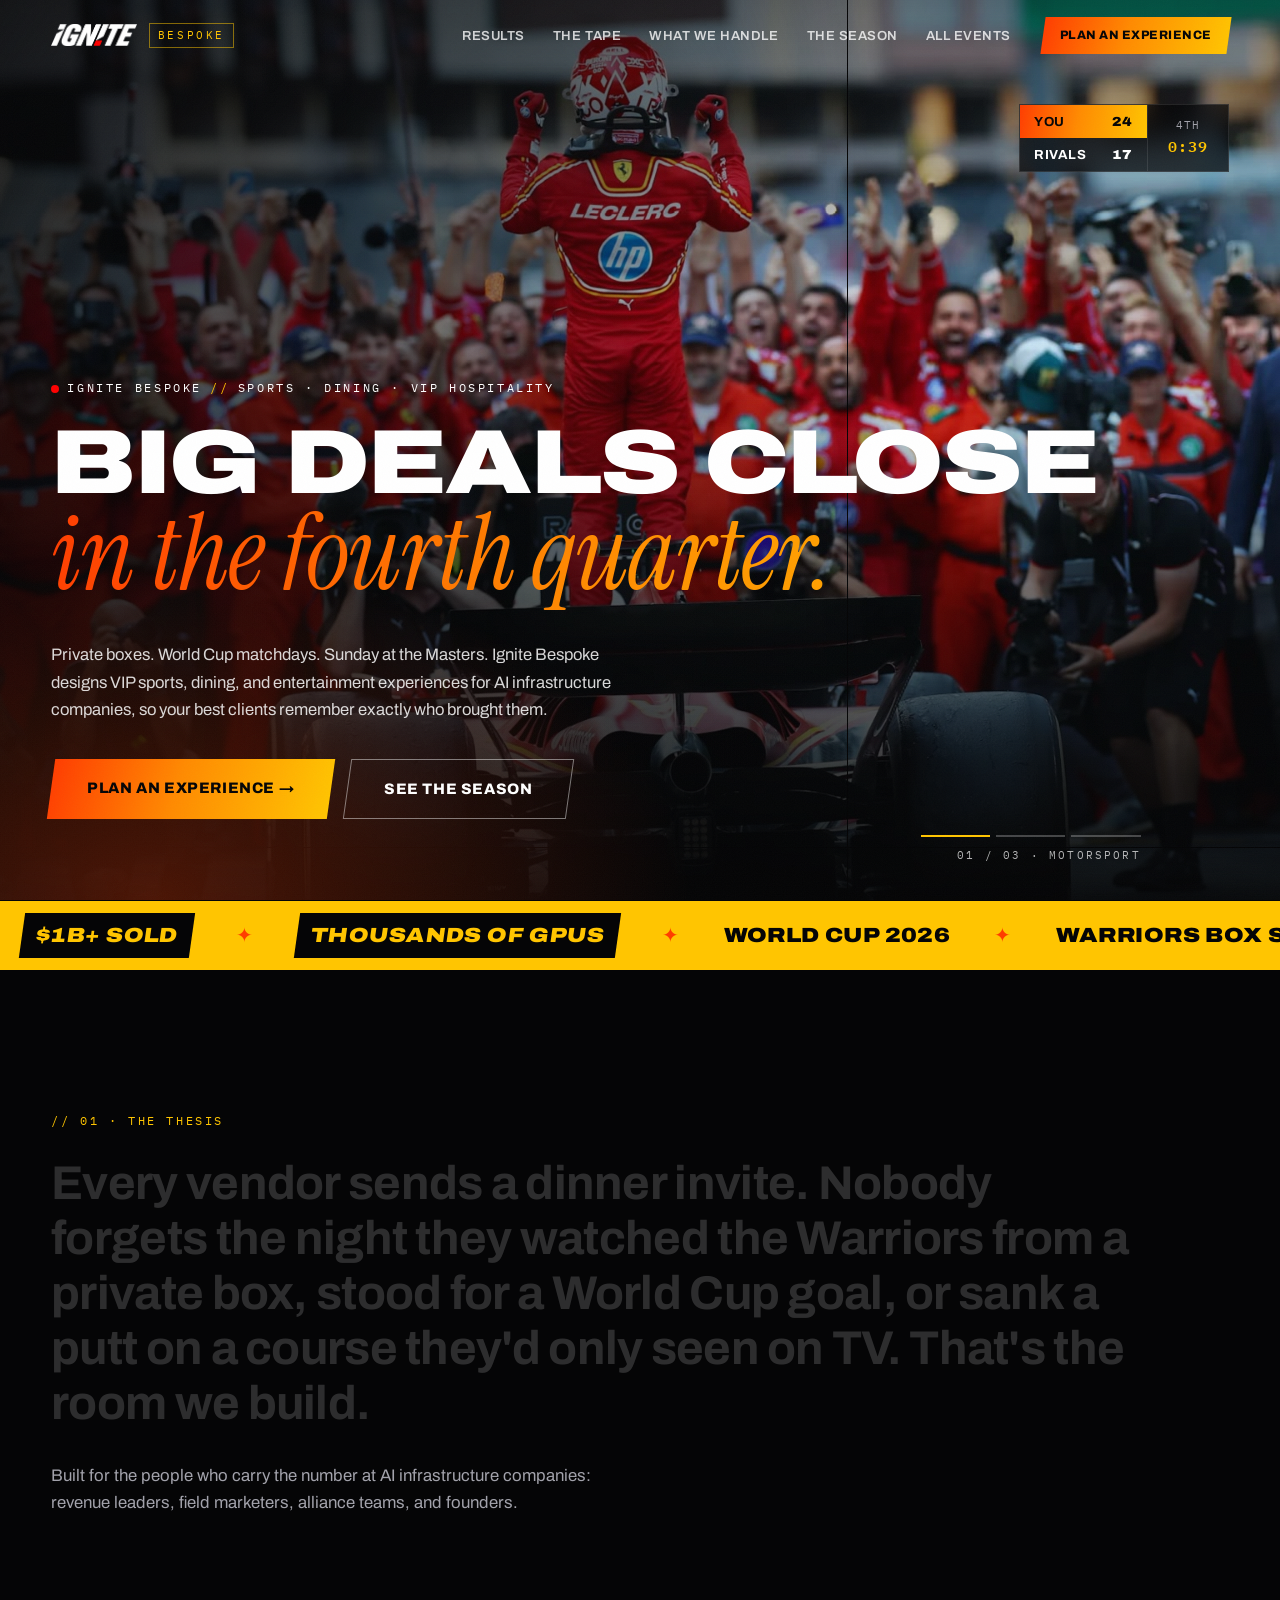
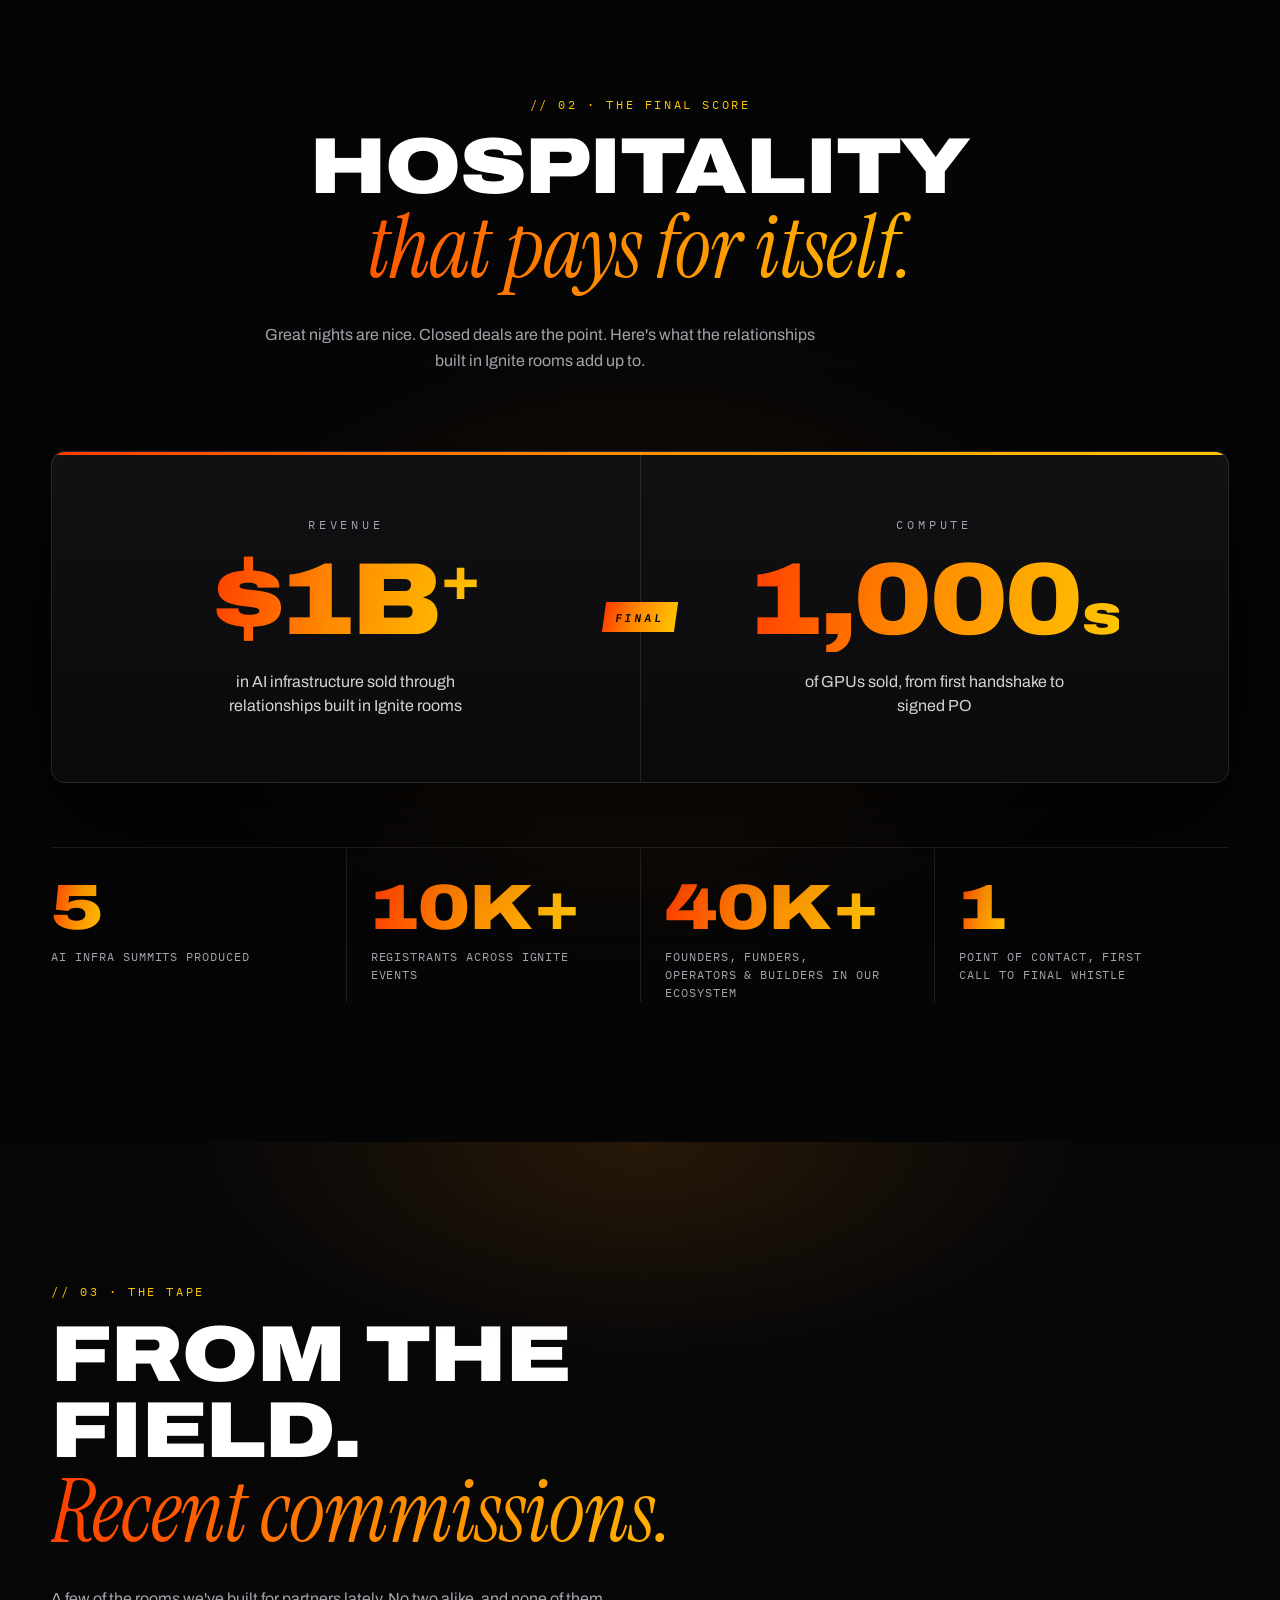
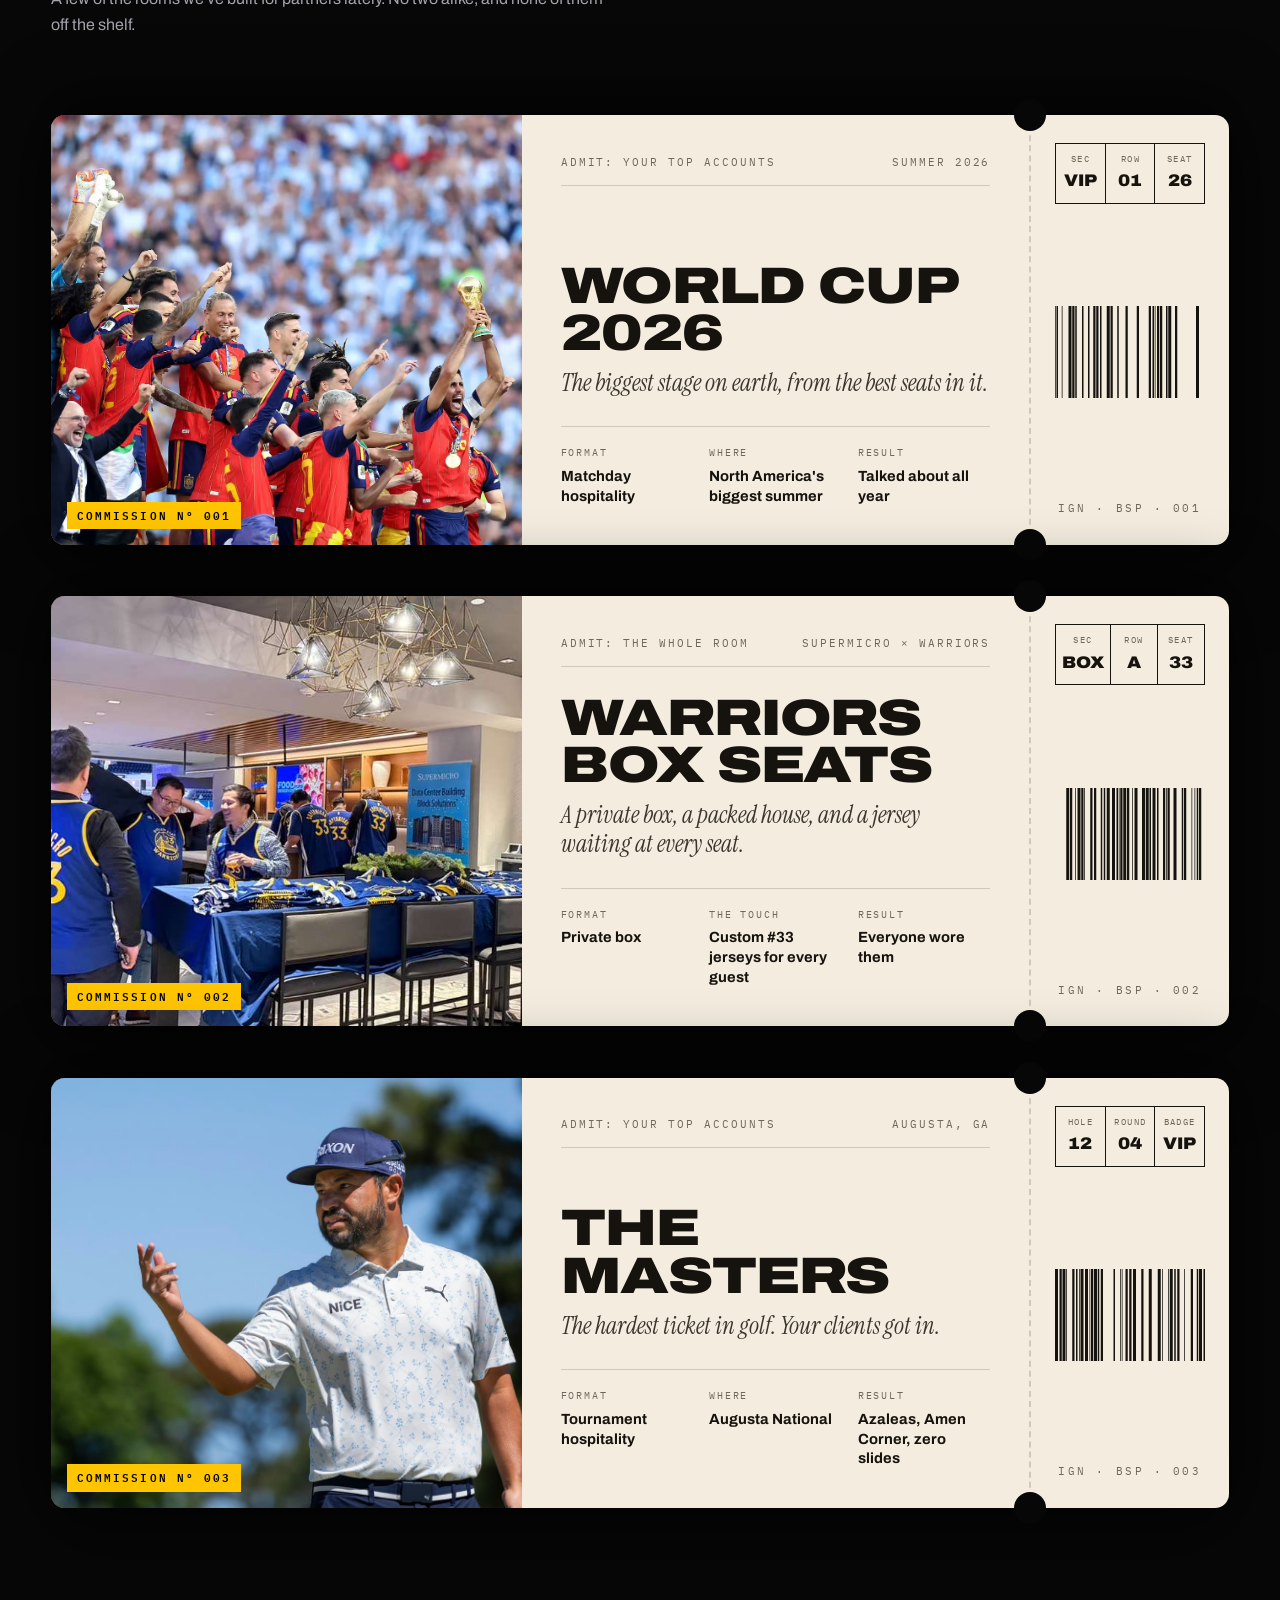
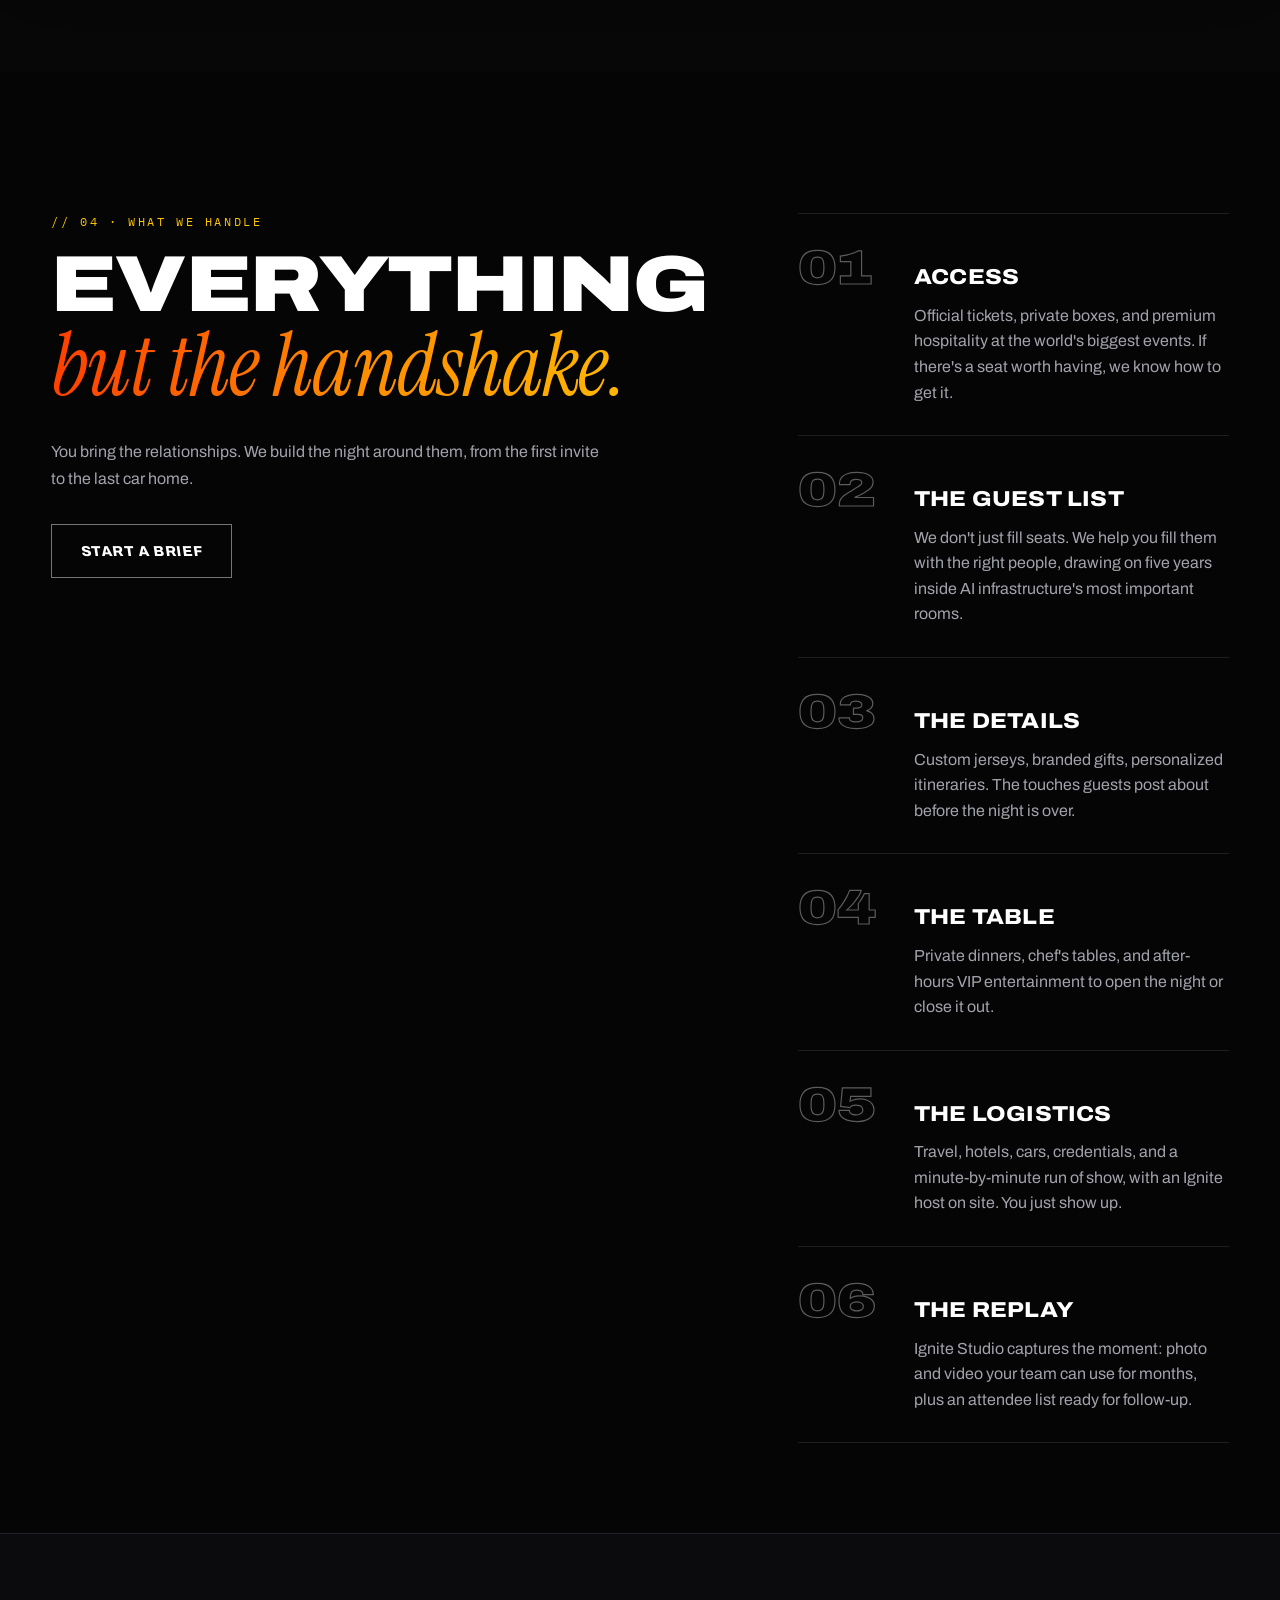
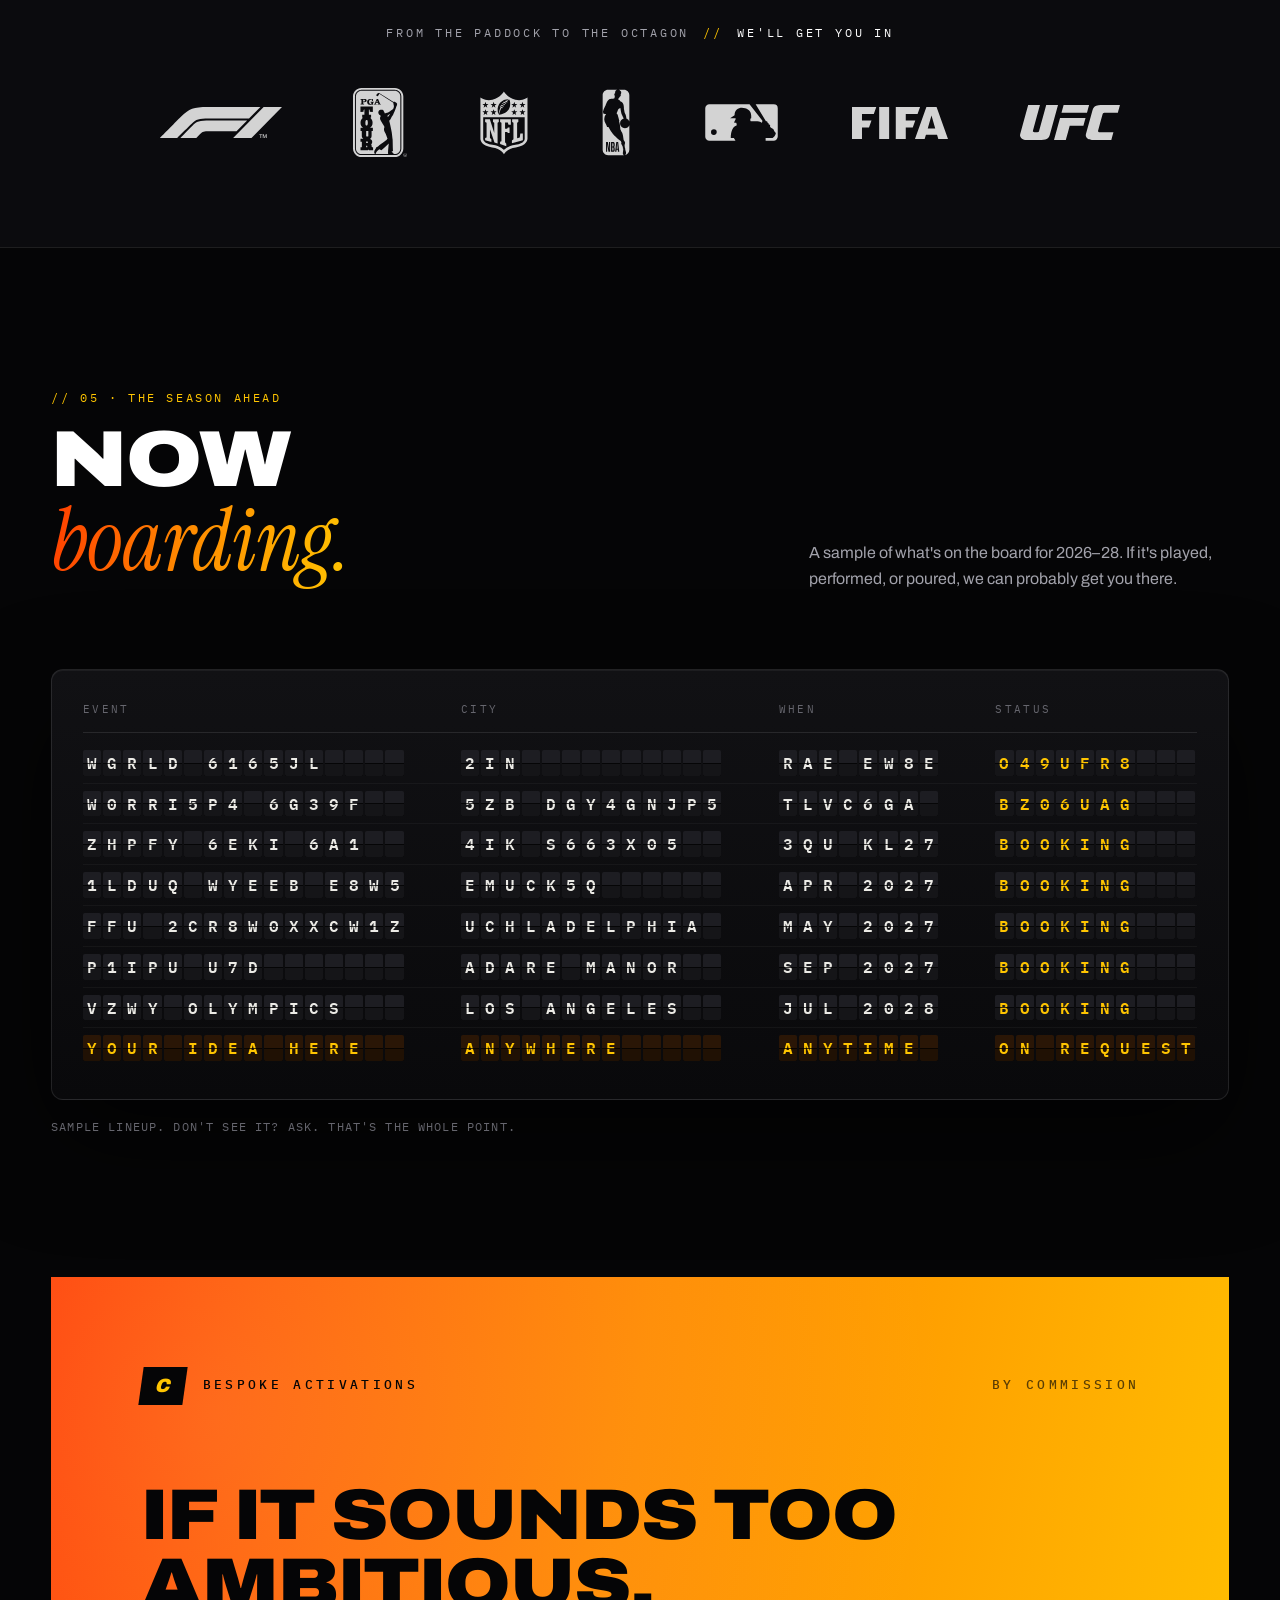
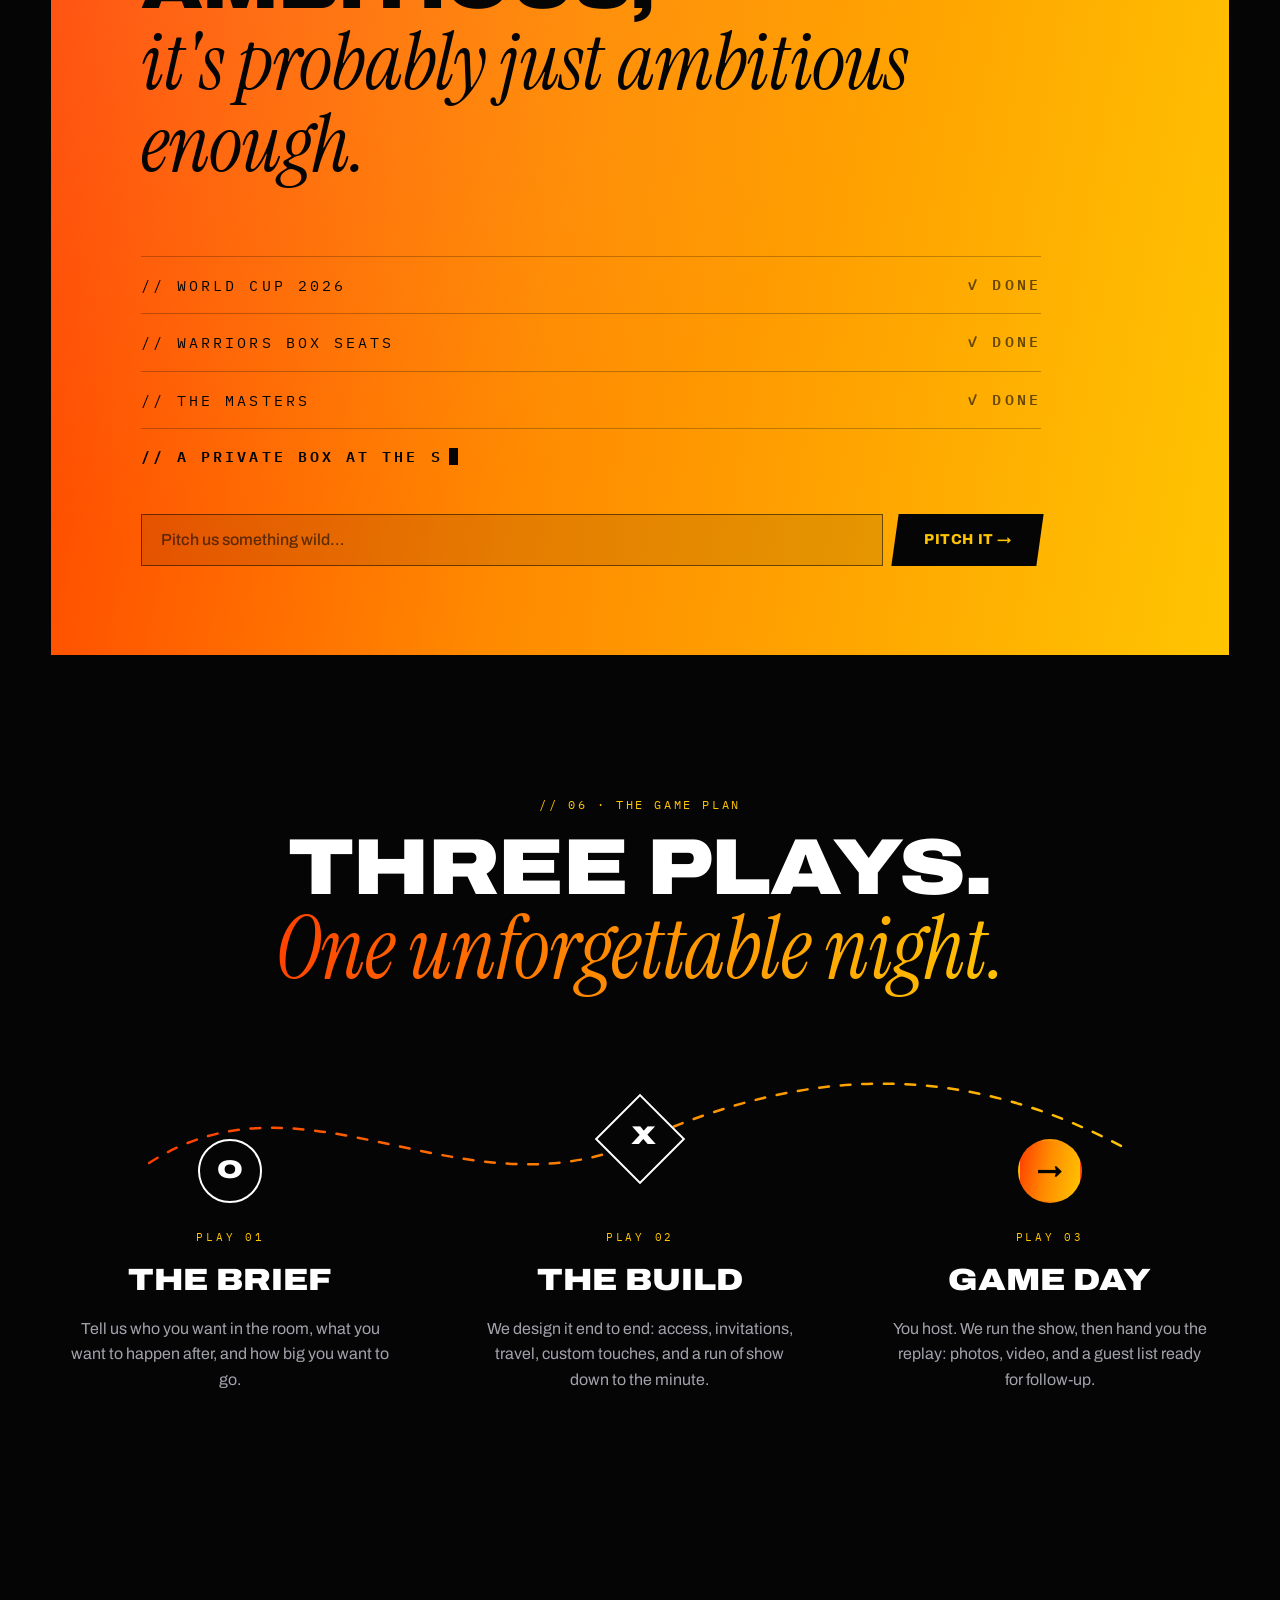
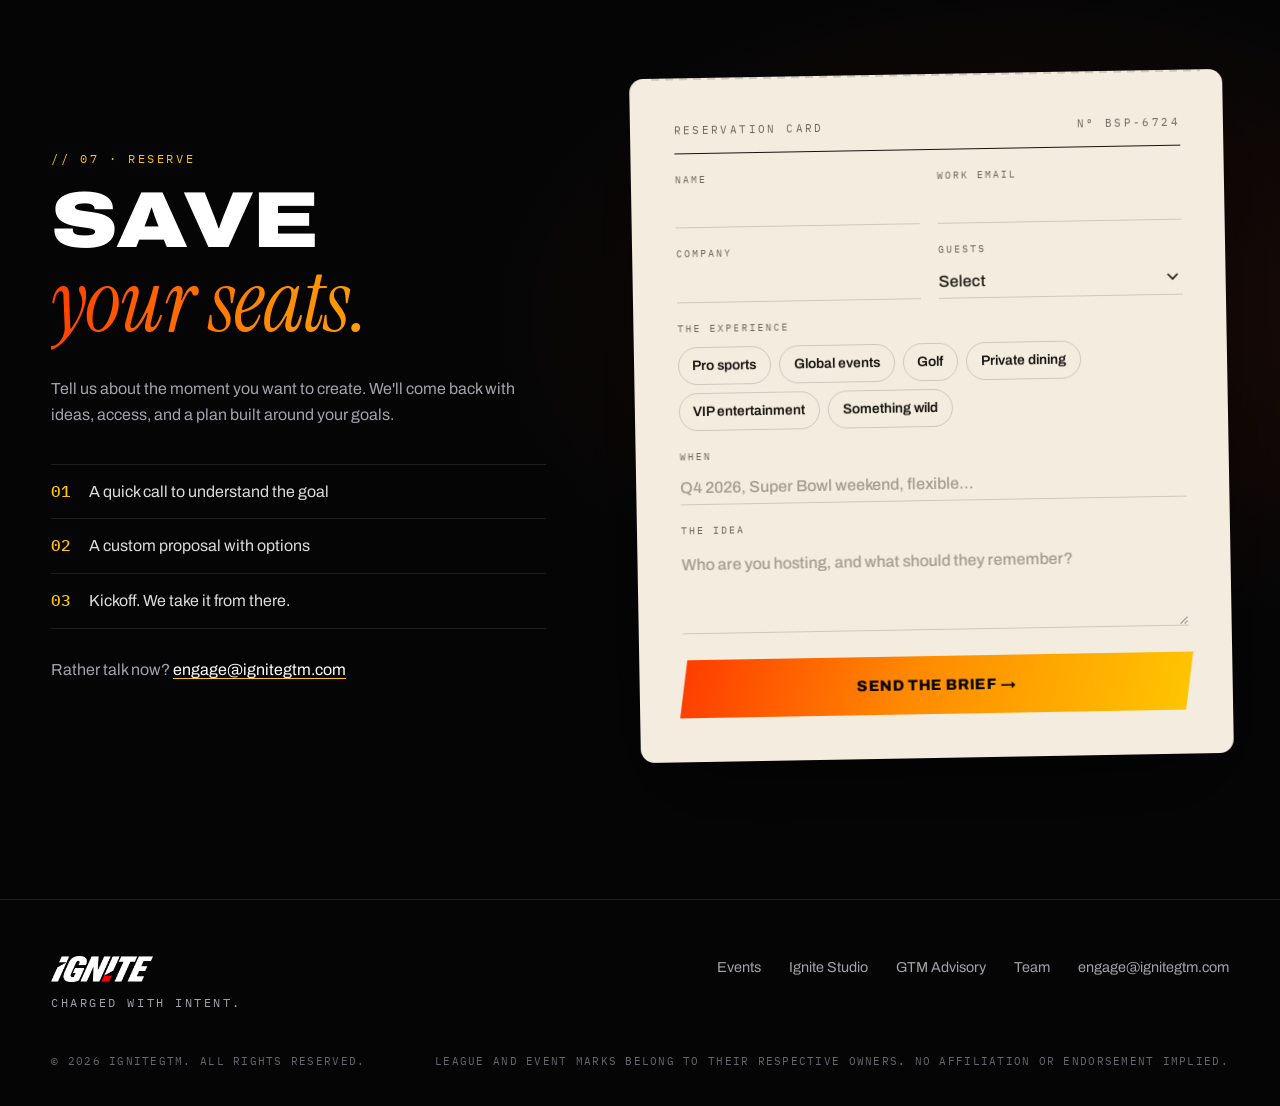
<file: bespoke.html>
<!DOCTYPE html>
<html lang="en">
<head>
  <meta charset="UTF-8" />
  <meta name="viewport" content="width=device-width, initial-scale=1.0" />
  <!-- Google Tag Manager -->
  <script>(function(w,d,s,l,i){w[l]=w[l]||[];w[l].push({'gtm.start':
  new Date().getTime(),event:'gtm.js'});var f=d.getElementsByTagName(s)[0],
  j=d.createElement(s),dl=l!='dataLayer'?'&l='+l:'';j.async=true;j.src=
  'https://www.googletagmanager.com/gtm.js?id='+i+dl;f.parentNode.insertBefore(j,f);
  })(window,document,'script','dataLayer','GTM-PVKJLNT5');</script>
  <!-- End Google Tag Manager -->
  <!-- RB2B -->
  <script>!function(key) {if (window.reb2b) return;window.reb2b = {loaded: true};var s = document.createElement("script");s.async = true;s.src = "https://ddwl4m2hdecbv.cloudfront.net/b/" + key + "/" + key + ".js.gz";document.getElementsByTagName("script")[0].parentNode.insertBefore(s, document.getElementsByTagName("script")[0]);}("R6G5YH889765");</script>
  <!-- End RB2B -->
  <!-- Meta Pixel Code -->
  <script>
  !function(f,b,e,v,n,t,s)
  {if(f.fbq)return;n=f.fbq=function(){n.callMethod?
  n.callMethod.apply(n,arguments):n.queue.push(arguments)};
  if(!f._fbq)f._fbq=n;n.push=n;n.loaded=!0;n.version='2.0';
  n.queue=[];t=b.createElement(e);t.async=!0;
  t.src=v;s=b.getElementsByTagName(e)[0];
  s.parentNode.insertBefore(t,s)}(window, document,'script',
  'https://connect.facebook.net/en_US/fbevents.js');
  fbq('init', '1104411639241678');
  fbq('track', 'PageView');
  </script>
  <noscript><img height="1" width="1" style="display:none"
  src="https://www.facebook.com/tr?id=1104411639241678&ev=PageView&noscript=1"
  /></noscript>
  <!-- End Meta Pixel Code -->
  <title>Bespoke Experiences | Sports, Dining &amp; VIP Hospitality | IgniteGTM</title>
  <meta name="description" content="Ignite Bespoke designs VIP sports, dining, and entertainment experiences for AI infrastructure companies: World Cup matchdays, private boxes, the Masters, and nights your clients won't forget." />
  <meta property="og:title" content="Ignite Bespoke | Sports, Dining &amp; VIP Hospitality" />
  <meta property="og:description" content="Big deals close in the fourth quarter. VIP sports, dining, and entertainment experiences for AI infrastructure companies." />
  <meta property="og:type" content="website" />
  <meta property="og:url" content="https://www.ignitegtm.com/bespoke.html" />
  <meta property="og:image" content="https://www.ignitegtm.com/assets/bespoke/f1-celebration.jpg" />
  <link rel="canonical" href="https://www.ignitegtm.com/bespoke.html" />
  <link rel="icon" href="assets/favicon.svg" type="image/svg+xml" />
  <link rel="icon" href="assets/favicon-32.png" sizes="32x32" type="image/png" />
  <link rel="apple-touch-icon" href="assets/apple-touch-icon.png" />
  <link rel="preconnect" href="https://fonts.googleapis.com" />
  <link rel="preconnect" href="https://fonts.gstatic.com" crossorigin />
  <link href="https://fonts.googleapis.com/css2?family=Archivo:ital,wdth,wght@0,72..125,100..900;1,72..125,100..900&family=IBM+Plex+Mono:wght@400;500;600&family=Instrument+Serif:ital@0;1&display=swap" rel="stylesheet" />
  <link rel="preload" as="image" href="assets/bespoke/f1-celebration.jpg" />
  <link rel="stylesheet" href="css/bespoke.css" />
  <script>document.documentElement.classList.add('js');</script>
</head>
<body>
  <!-- Google Tag Manager (noscript) -->
  <noscript><iframe src="https://www.googletagmanager.com/ns.html?id=GTM-PVKJLNT5"
  height="0" width="0" style="display:none;visibility:hidden"></iframe></noscript>
  <!-- End Google Tag Manager (noscript) -->

  <!-- ═════════════ NAV ═════════════ -->
  <header class="bnav" id="bnav">
    <a href="index.html" class="bnav__logo" aria-label="IgniteGTM home">
      <img src="assets/ignite-logo.png" alt="IGN!TE" />
      <span class="bnav__sub">Bespoke</span>
    </a>
    <nav class="bnav__links" aria-label="Page">
      <a href="#roi">Results</a>
      <a href="#tape">The Tape</a>
      <a href="#playbook">What We Handle</a>
      <a href="#season">The Season</a>
      <a href="events.html">All Events</a>
    </nav>
    <a href="#brief" class="bbtn bbtn--solid bbtn--sm"><span>Plan an Experience</span></a>
  </header>

  <main>

    <!-- ═════════════ HERO ═════════════ -->
    <section class="hero" id="top" aria-label="Ignite Bespoke">
      <div class="hero__slides" id="heroSlides">
        <figure class="hero__slide is-active" data-label="Motorsport">
          <img src="assets/bespoke/f1-celebration.jpg" alt="A race winner standing on his car, arms raised, in front of a cheering team and photographers" style="object-position: 50% 30%" />
        </figure>
        <figure class="hero__slide" data-label="World Cup 2026">
          <img src="assets/bespoke/world-cup.jpg" alt="Players celebrating with the World Cup trophy in front of a packed stadium" loading="lazy" style="object-position: 60% 40%" />
        </figure>
        <figure class="hero__slide" data-label="The Suite Life">
          <img src="assets/bespoke/suite-fans.jpg" alt="Guests in a stadium suite waving rally towels and cheering" loading="lazy" style="object-position: 50% 30%" />
        </figure>
      </div>
      <div class="hero__shade" aria-hidden="true"></div>

      <div class="scorebug" aria-hidden="true">
        <div class="scorebug__row scorebug__row--home"><span class="scorebug__team">You</span><span class="scorebug__pts">24</span></div>
        <div class="scorebug__row"><span class="scorebug__team">Rivals</span><span class="scorebug__pts">17</span></div>
        <div class="scorebug__clock"><span>4th</span><span id="clock">0:42</span></div>
      </div>

      <div class="hero__content wrap">
        <p class="eyebrow"><span class="live-dot"></span>Ignite Bespoke <span class="eyebrow__sep">//</span> <span class="eyebrow__more">Sports · Dining · VIP Hospitality</span></p>
        <h1 class="hero__title">
          <span class="hero__title-a">Big deals close</span>
          <span class="hero__title-b">in the fourth quarter.</span>
        </h1>
        <p class="hero__lede">Private boxes. World Cup matchdays. Sunday at the Masters. Ignite Bespoke designs VIP sports, dining, and entertainment experiences for AI&nbsp;infrastructure companies, so your best clients remember exactly who brought them.</p>
        <div class="hero__ctas">
          <a href="#brief" class="bbtn bbtn--solid bbtn--lg"><span>Plan an Experience &rarr;</span></a>
          <a href="#season" class="bbtn bbtn--ghost bbtn--lg"><span>See the Season</span></a>
        </div>
      </div>

      <div class="reel" aria-hidden="true">
        <div class="reel__bars" id="reelBars"><i class="is-active"></i><i></i><i></i></div>
        <p class="reel__label"><span id="reelNum">01</span> / 03 · <span id="reelLabel">Motorsport</span></p>
      </div>
    </section>

    <!-- ═════════════ TICKER ═════════════ -->
    <div class="ticker" aria-label="Recent and signature experiences">
      <div class="ticker__track">
        <span class="ticker__hot">$1B+ Sold</span><b>✦</b><span class="ticker__hot">Thousands of GPUs</span><b>✦</b><span>World Cup 2026</span><b>✦</b><span>Warriors Box Seats</span><b>✦</b><span>Yankee Stadium</span><b>✦</b><span>The Masters</span><b>✦</b><span>Chef's Table Dinners</span><b>✦</b><span>VIP After-Hours</span><b>✦</b>
        <span class="ticker__hot" aria-hidden="true">$1B+ Sold</span><b aria-hidden="true">✦</b><span class="ticker__hot" aria-hidden="true">Thousands of GPUs</span><b aria-hidden="true">✦</b><span aria-hidden="true">World Cup 2026</span><b aria-hidden="true">✦</b><span aria-hidden="true">Warriors Box Seats</span><b aria-hidden="true">✦</b><span aria-hidden="true">Yankee Stadium</span><b aria-hidden="true">✦</b><span aria-hidden="true">The Masters</span><b aria-hidden="true">✦</b><span aria-hidden="true">Chef's Table Dinners</span><b aria-hidden="true">✦</b><span aria-hidden="true">VIP After-Hours</span><b aria-hidden="true">✦</b>
      </div>
    </div>

    <!-- ═════════════ THESIS ═════════════ -->
    <section class="thesis section" id="why">
      <div class="wrap">
        <p class="kicker" data-reveal>// 01 · The Thesis</p>
        <p class="thesis__text" id="thesisText">Every vendor sends a dinner invite. Nobody forgets the night they watched the Warriors from a private box, stood for a World Cup goal, or sank a putt on a course they'd only seen on TV. That's the room we build.</p>
        <p class="thesis__for" data-reveal>Built for the people who carry the number at AI infrastructure companies: revenue leaders, field marketers, alliance teams, and founders.</p>
      </div>
    </section>

    <!-- ═════════════ THE FINAL SCORE (ROI) ═════════════ -->
    <section class="roi section" id="roi">
      <div class="wrap">
        <header class="shead shead--center" data-reveal>
          <p class="kicker">// 02 · The Final Score</p>
          <h2 class="h2 h2--center">Hospitality<em>that pays for itself.</em></h2>
          <p class="shead__lede">Great nights are nice. Closed deals are the point. Here's what the relationships built in Ignite rooms add up to.</p>
        </header>

        <div class="scoreboard">
          <div class="score" data-reveal>
            <p class="score__label">Revenue</p>
            <p class="score__num"><span>$1B<i>+</i></span></p>
            <p class="score__desc">in AI infrastructure sold through relationships built in Ignite rooms</p>
          </div>
          <div class="scoreboard__final" aria-hidden="true"><span>Final</span></div>
          <div class="score" data-reveal>
            <p class="score__label">Compute</p>
            <p class="score__num"><span>1,000<small>s</small></span></p>
            <p class="score__desc">of GPUs sold, from first handshake to signed PO</p>
          </div>
        </div>

        <div class="stats">
          <div class="stat" data-reveal><span class="stat__num">5</span><span class="stat__label">AI Infra Summits produced</span></div>
          <div class="stat" data-reveal><span class="stat__num">10K<i>+</i></span><span class="stat__label">Registrants across Ignite events</span></div>
          <div class="stat" data-reveal><span class="stat__num">40K<i>+</i></span><span class="stat__label">Founders, funders, operators &amp; builders in our ecosystem</span></div>
          <div class="stat" data-reveal><span class="stat__num">1</span><span class="stat__label">Point of contact, first call to final whistle</span></div>
        </div>
      </div>
    </section>

    <!-- ═════════════ THE TAPE (tickets) ═════════════ -->
    <section class="tape section" id="tape">
      <div class="wrap">
        <header class="shead" data-reveal>
          <p class="kicker">// 03 · The Tape</p>
          <h2 class="h2">From the field.<em>Recent commissions.</em></h2>
          <p class="shead__lede">A few of the rooms we've built for partners lately. No two alike, and none of them off the shelf.</p>
        </header>

        <div class="tickets">
          <article class="ticket" style="--i:0">
            <div class="ticket__media">
              <img src="assets/bespoke/world-cup.jpg" alt="Players lifting the World Cup trophy in a packed stadium" loading="lazy" style="object-position: 70% 35%" />
              <span class="ticket__tag">Commission Nº 001</span>
            </div>
            <div class="ticket__body">
              <div class="ticket__top"><span>Admit: your top accounts</span><span>Summer 2026</span></div>
              <h3 class="ticket__title">World Cup 2026</h3>
              <p class="ticket__line">The biggest stage on earth, from the best seats in it.</p>
              <dl class="ticket__facts">
                <div><dt>Format</dt><dd>Matchday hospitality</dd></div>
                <div><dt>Where</dt><dd>North America's biggest summer</dd></div>
                <div><dt>Result</dt><dd>Talked about all year</dd></div>
              </dl>
            </div>
            <div class="ticket__stub">
              <div class="ticket__seat"><div><span>Sec</span><b>VIP</b></div><div><span>Row</span><b>01</b></div><div><span>Seat</span><b>26</b></div></div>
              <div class="barcode" data-seed="26"></div>
              <span class="ticket__serial">IGN · BSP · 001</span>
            </div>
          </article>

          <article class="ticket" style="--i:1">
            <div class="ticket__media">
              <img src="assets/bespoke/warriors-suite.jpg" alt="Guests in custom Supermicro number 33 Warriors jerseys in a private suite lounge" loading="lazy" style="object-position: 40% 40%" />
              <span class="ticket__tag">Commission Nº 002</span>
            </div>
            <div class="ticket__body">
              <div class="ticket__top"><span>Admit: the whole room</span><span>Supermicro × Warriors</span></div>
              <h3 class="ticket__title">Warriors Box Seats</h3>
              <p class="ticket__line">A private box, a packed house, and a jersey waiting at every seat.</p>
              <dl class="ticket__facts">
                <div><dt>Format</dt><dd>Private box</dd></div>
                <div><dt>The touch</dt><dd>Custom #33 jerseys for every guest</dd></div>
                <div><dt>Result</dt><dd>Everyone wore them</dd></div>
              </dl>
            </div>
            <div class="ticket__stub">
              <div class="ticket__seat"><div><span>Sec</span><b>BOX</b></div><div><span>Row</span><b>A</b></div><div><span>Seat</span><b>33</b></div></div>
              <div class="barcode" data-seed="33"></div>
              <span class="ticket__serial">IGN · BSP · 002</span>
            </div>
          </article>

          <article class="ticket" style="--i:2">
            <div class="ticket__media">
              <img src="assets/bespoke/golf.jpg" alt="A tour pro tossing a golf ball on a sunny, tree-lined tournament course" loading="lazy" style="object-position: 64% 30%" />
              <span class="ticket__tag">Commission Nº 003</span>
            </div>
            <div class="ticket__body">
              <div class="ticket__top"><span>Admit: your top accounts</span><span>Augusta, GA</span></div>
              <h3 class="ticket__title">The Masters</h3>
              <p class="ticket__line">The hardest ticket in golf. Your clients got in.</p>
              <dl class="ticket__facts">
                <div><dt>Format</dt><dd>Tournament hospitality</dd></div>
                <div><dt>Where</dt><dd>Augusta National</dd></div>
                <div><dt>Result</dt><dd>Azaleas, Amen Corner, zero slides</dd></div>
              </dl>
            </div>
            <div class="ticket__stub">
              <div class="ticket__seat"><div><span>Hole</span><b>12</b></div><div><span>Round</span><b>04</b></div><div><span>Badge</span><b>VIP</b></div></div>
              <div class="barcode" data-seed="18"></div>
              <span class="ticket__serial">IGN · BSP · 003</span>
            </div>
          </article>
        </div>
      </div>
    </section>

    <!-- ═════════════ PLAYBOOK ═════════════ -->
    <section class="playbook section" id="playbook">
      <div class="wrap playbook__grid">
        <header class="playbook__head">
          <p class="kicker" data-reveal>// 04 · What We Handle</p>
          <h2 class="h2" data-reveal>Everything<em>but the handshake.</em></h2>
          <p class="shead__lede" data-reveal>You bring the relationships. We build the night around them, from the first invite to the last car home.</p>
          <a href="#brief" class="bbtn bbtn--ghost" data-reveal><span>Start a Brief</span></a>
        </header>
        <ol class="plays">
          <li class="play" data-reveal>
            <span class="play__num">01</span>
            <div><h3>Access</h3><p>Official tickets, private boxes, and premium hospitality at the world's biggest events. If there's a seat worth having, we know how to get it.</p></div>
          </li>
          <li class="play" data-reveal>
            <span class="play__num">02</span>
            <div><h3>The Guest List</h3><p>We don't just fill seats. We help you fill them with the right people, drawing on five years inside AI infrastructure's most important rooms.</p></div>
          </li>
          <li class="play" data-reveal>
            <span class="play__num">03</span>
            <div><h3>The Details</h3><p>Custom jerseys, branded gifts, personalized itineraries. The touches guests post about before the night is over.</p></div>
          </li>
          <li class="play" data-reveal>
            <span class="play__num">04</span>
            <div><h3>The Table</h3><p>Private dinners, chef's tables, and after-hours VIP entertainment to open the night or close it out.</p></div>
          </li>
          <li class="play" data-reveal>
            <span class="play__num">05</span>
            <div><h3>The Logistics</h3><p>Travel, hotels, cars, credentials, and a minute-by-minute run of show, with an Ignite host on site. You just show up.</p></div>
          </li>
          <li class="play" data-reveal>
            <span class="play__num">06</span>
            <div><h3>The Replay</h3><p>Ignite Studio captures the moment: photo and video your team can use for months, plus an attendee list ready for follow-up.</p></div>
          </li>
        </ol>
      </div>
    </section>

    <!-- ═════════════ THE STAGES (league marks) ═════════════ -->
    <section class="stages" aria-label="Sports we get you to">
      <div class="wrap">
        <p class="stages__label" data-reveal>From the paddock to the Octagon <span class="stages__sep">//</span> <b>we'll get you in</b></p>
        <ul class="stages__logos" role="list" data-reveal>
          <li style="--h:0.44"><img src="assets/bespoke/logos/f1.svg" alt="Formula 1" width="120" height="30" loading="lazy" /></li>
          <li style="--h:1"><img src="assets/bespoke/logos/pga-tour.svg" alt="PGA Tour" width="176.012" height="225" loading="lazy" /></li>
          <li style="--h:1"><img src="assets/bespoke/logos/nfl.svg" alt="NFL" width="178.517" height="245.941" loading="lazy" /></li>
          <li style="--h:1"><img src="assets/bespoke/logos/nba.svg" alt="NBA" width="351.529" height="800" loading="lazy" /></li>
          <li style="--h:0.6"><img src="assets/bespoke/logos/mlb.svg" alt="MLB" width="171.691" height="92.56" loading="lazy" /></li>
          <li style="--h:0.46"><img src="assets/bespoke/logos/fifa.svg" alt="FIFA" width="1000" height="328" loading="lazy" /></li>
          <li style="--h:0.5"><img src="assets/bespoke/logos/ufc.svg" alt="UFC" width="1675" height="580" loading="lazy" /></li>
        </ul>
      </div>
    </section>

    <!-- ═════════════ THE SEASON (split-flap board) ═════════════ -->
    <section class="season section" id="season">
      <div class="wrap">
        <header class="shead shead--split" data-reveal>
          <div>
            <p class="kicker">// 05 · The Season Ahead</p>
            <h2 class="h2">Now<em>boarding.</em></h2>
          </div>
          <p class="shead__lede">A sample of what's on the board for 2026–28. If it's played, performed, or poured, we can probably get you there.</p>
        </header>

        <div class="board" id="board">
          <div class="board__head" aria-hidden="true">
            <span class="c-event">Event</span><span class="c-city">City</span><span class="c-date">When</span><span class="c-status">Status</span>
          </div>
          <div class="board__rows" role="table" aria-label="Upcoming events available through Ignite Bespoke">
            <div class="brow" role="row"><span class="flap c-event" role="cell" data-w="16">World Series</span><span class="flap c-city" role="cell" data-w="13">TBD</span><span class="flap c-date" role="cell" data-w="8">Oct 2026</span><span class="flap c-status is-hot" role="cell" data-w="10">Booking</span></div>
            <div class="brow" role="row"><span class="flap c-event" role="cell" data-w="16">Warriors 26–27</span><span class="flap c-city" role="cell" data-w="13">San Francisco</span><span class="flap c-date" role="cell" data-w="8">Oct–Apr</span><span class="flap c-status is-hot" role="cell" data-w="10">Booking</span></div>
            <div class="brow" role="row"><span class="flap c-event" role="cell" data-w="16">Super Bowl LXI</span><span class="flap c-city" role="cell" data-w="13">Los Angeles</span><span class="flap c-date" role="cell" data-w="8">Feb 2027</span><span class="flap c-status is-hot" role="cell" data-w="10">Booking</span></div>
            <div class="brow" role="row"><span class="flap c-event" role="cell" data-w="16">Men's Final Four</span><span class="flap c-city" role="cell" data-w="13">Detroit</span><span class="flap c-date" role="cell" data-w="8">Apr 2027</span><span class="flap c-status is-hot" role="cell" data-w="10">Booking</span></div>
            <div class="brow" role="row"><span class="flap c-event" role="cell" data-w="16">PGA Championship</span><span class="flap c-city" role="cell" data-w="13">Philadelphia</span><span class="flap c-date" role="cell" data-w="8">May 2027</span><span class="flap c-status is-hot" role="cell" data-w="10">Booking</span></div>
            <div class="brow" role="row"><span class="flap c-event" role="cell" data-w="16">Ryder Cup</span><span class="flap c-city" role="cell" data-w="13">Adare Manor</span><span class="flap c-date" role="cell" data-w="8">Sep 2027</span><span class="flap c-status is-hot" role="cell" data-w="10">Booking</span></div>
            <div class="brow" role="row"><span class="flap c-event" role="cell" data-w="16">LA28 Olympics</span><span class="flap c-city" role="cell" data-w="13">Los Angeles</span><span class="flap c-date" role="cell" data-w="8">Jul 2028</span><span class="flap c-status is-hot" role="cell" data-w="10">Booking</span></div>
            <div class="brow brow--wild" role="row"><span class="flap c-event" role="cell" data-w="16">Your idea here</span><span class="flap c-city" role="cell" data-w="13">Anywhere</span><span class="flap c-date" role="cell" data-w="8">Anytime</span><span class="flap c-status" role="cell" data-w="10">On request</span></div>
          </div>
        </div>
        <p class="board__note">Sample lineup. Don't see it? Ask. That's the whole point.</p>
      </div>
    </section>

    <!-- ═════════════ TOO AMBITIOUS ═════════════ -->
    <section class="amb" id="ambitious">
      <div class="amb__panel">
        <div class="amb__head">
          <p><span class="amb__badge">C</span>Bespoke Activations</p>
          <p>By Commission</p>
        </div>
        <h2 class="amb__title" data-reveal>If it sounds too ambitious,<em>it's probably just ambitious enough.</em></h2>
        <ul class="amb__list">
          <li><span>// World Cup 2026</span><b>✓ Done</b></li>
          <li><span>// Warriors box seats</span><b>✓ Done</b></li>
          <li><span>// The Masters</span><b>✓ Done</b></li>
          <li class="amb__typed"><span>// <span id="typed">Your idea here</span><i class="caret" aria-hidden="true"></i></span></li>
        </ul>
        <form class="pitch" id="pitchForm">
          <label for="pitchInput" class="sr-only">Pitch us your idea</label>
          <input id="pitchInput" type="text" placeholder="Pitch us something wild…" autocomplete="off" />
          <button type="submit" class="bbtn bbtn--dark"><span>Pitch It &rarr;</span></button>
        </form>
      </div>
    </section>

    <!-- ═════════════ GAME PLAN ═════════════ -->
    <section class="plan section" id="plan">
      <div class="wrap">
        <header class="shead shead--center" data-reveal>
          <p class="kicker">// 06 · The Game Plan</p>
          <h2 class="h2 h2--center">Three plays.<em>One unforgettable night.</em></h2>
        </header>
        <div class="route">
          <svg class="route__svg" viewBox="0 0 1200 140" preserveAspectRatio="none" aria-hidden="true">
            <path id="routePath" d="M100 92 C 260 -10, 420 150, 600 70 S 940 -6, 1100 80" fill="none" stroke="url(#routeGrad)" stroke-width="2.5" stroke-dasharray="10 12" stroke-linecap="round"/>
            <defs><linearGradient id="routeGrad" x1="0" x2="1"><stop offset="0" stop-color="#FF3D00"/><stop offset=".5" stop-color="#FF8A00"/><stop offset="1" stop-color="#FFC501"/></linearGradient></defs>
          </svg>
          <ol class="steps">
            <li class="step" data-reveal>
              <span class="step__mark">O</span>
              <p class="step__num">Play 01</p>
              <h3>The Brief</h3>
              <p>Tell us who you want in the room, what you want to happen after, and how big you want to go.</p>
            </li>
            <li class="step" data-reveal>
              <span class="step__mark">X</span>
              <p class="step__num">Play 02</p>
              <h3>The Build</h3>
              <p>We design it end to end: access, invitations, travel, custom touches, and a run of show down to the minute.</p>
            </li>
            <li class="step" data-reveal>
              <span class="step__mark step__mark--goal">→</span>
              <p class="step__num">Play 03</p>
              <h3>Game Day</h3>
              <p>You host. We run the show, then hand you the replay: photos, video, and a guest list ready for follow-up.</p>
            </li>
          </ol>
        </div>
      </div>
    </section>

    <!-- ═════════════ BRIEF / FORM ═════════════ -->
    <!-- Posts to the shared intake endpoint (ignite_intake + #ignite-leads-general) as form "events", tagged Bespoke. -->
    <section class="brief section" id="brief">
      <div class="wrap brief__grid">
        <div class="brief__copy">
          <p class="kicker" data-reveal>// 07 · Reserve</p>
          <h2 class="h2" data-reveal>Save<em>your seats.</em></h2>
          <p class="shead__lede" data-reveal>Tell us about the moment you want to create. We'll come back with ideas, access, and a plan built around your goals.</p>
          <ol class="next" data-reveal>
            <li><b>01</b> A quick call to understand the goal</li>
            <li><b>02</b> A custom proposal with options</li>
            <li><b>03</b> Kickoff. We take it from there.</li>
          </ol>
          <p class="brief__direct" data-reveal>Rather talk now? <a href="mailto:engage@ignitegtm.com?subject=Ignite%20Bespoke">engage@ignitegtm.com</a></p>
        </div>

        <div class="card" id="briefCard" data-reveal>
          <form class="rform" id="briefForm" action="https://contact.ignitegtm.com/api/ignite/intake" method="POST" novalidate>
            <input type="hidden" name="form" value="events" />
            <div class="rform__head"><span>Reservation Card</span><span>Nº <span id="resNo">BSP-0000</span></span></div>
            <div class="rform__row">
              <label class="field"><span>Name</span><input name="first_name" type="text" autocomplete="name" required /></label>
              <label class="field"><span>Work email</span><input name="email" type="email" autocomplete="email" required /></label>
            </div>
            <div class="rform__row">
              <label class="field"><span>Company</span><input name="company" type="text" autocomplete="organization" /></label>
              <label class="field"><span>Guests</span>
                <select name="guests"><option value="">Select</option><option>2–10</option><option>10–25</option><option>25–50</option><option>50+</option></select>
              </label>
            </div>
            <fieldset class="chips">
              <legend>The experience</legend>
              <label><input type="checkbox" name="interests" value="Pro Sports" /><span>Pro sports</span></label>
              <label><input type="checkbox" name="interests" value="Global Events" /><span>Global events</span></label>
              <label><input type="checkbox" name="interests" value="Golf" /><span>Golf</span></label>
              <label><input type="checkbox" name="interests" value="Private Dining" /><span>Private dining</span></label>
              <label><input type="checkbox" name="interests" value="VIP Entertainment" /><span>VIP entertainment</span></label>
              <label><input type="checkbox" name="interests" value="Something Wild" /><span>Something wild</span></label>
            </fieldset>
            <label class="field"><span>When</span><input name="when" type="text" placeholder="Q4 2026, Super Bowl weekend, flexible…" /></label>
            <label class="field"><span>The idea</span><textarea name="idea" id="ideaField" rows="3" placeholder="Who are you hosting, and what should they remember?"></textarea></label>
            <label class="hp" aria-hidden="true">Website<input name="website" type="text" tabindex="-1" autocomplete="off" /></label>
            <button type="submit" class="bbtn bbtn--solid bbtn--lg bbtn--full"><span>Send the Brief &rarr;</span></button>
            <p class="rform__err" id="briefErr" role="alert" hidden>Something went wrong sending that. Try again, or email <a href="mailto:engage@ignitegtm.com?subject=Ignite%20Bespoke">engage@ignitegtm.com</a>.</p>
          </form>
          <div class="rdone" id="briefDone" hidden>
            <p class="rdone__stamp">Confirmed</p>
            <h3>You're on the list.</h3>
            <p>We'll be in touch shortly with ideas and next steps. Start thinking about who gets the aisle seat.</p>
            <p class="rdone__no">Nº <span id="resNo2">BSP-0000</span></p>
          </div>
        </div>
      </div>
    </section>

  </main>

  <!-- ═════════════ FOOTER ═════════════ -->
  <footer class="bfoot">
    <div class="wrap bfoot__inner">
      <div class="bfoot__brand">
        <img src="assets/ignite-logo.png" alt="IGN!TE" />
        <p>Charged with intent.</p>
      </div>
      <nav class="bfoot__links" aria-label="Footer">
        <a href="events.html">Events</a>
        <a href="studio.html">Ignite Studio</a>
        <a href="advisory.html">GTM Advisory</a>
        <a href="team.html">Team</a>
        <a href="mailto:engage@ignitegtm.com">engage@ignitegtm.com</a>
      </nav>
    </div>
    <div class="wrap bfoot__legal"><span>© 2026 IgniteGTM. All rights reserved.</span><span>League and event marks belong to their respective owners. No affiliation or endorsement implied.</span></div>
  </footer>

  <script src="js/bespoke.js"></script>
  <!-- ignite-bot chat widget -->
  <script src="https://contact.ignitegtm.com/ignite-chat-widget.js" defer></script>
  <!-- LinkedIn Insight Tag -->
  <script type="text/javascript">
    _linkedin_partner_id = "9927164";
    window._linkedin_data_partner_ids = window._linkedin_data_partner_ids || [];
    window._linkedin_data_partner_ids.push(_linkedin_partner_id);
  </script>
  <script type="text/javascript">
    (function(l) {
      if (!l){window.lintrk = function(a,b){window.lintrk.q.push([a,b])};
      window.lintrk.q=[]}
      var s = document.getElementsByTagName("script")[0];
      var b = document.createElement("script");
      b.type = "text/javascript";b.async = true;
      b.src = "https://snap.licdn.com/li.lms-analytics/insight.min.js";
      s.parentNode.insertBefore(b, s);})(window.lintrk);
  </script>
  <noscript>
    <img height="1" width="1" style="display:none;" alt="" src="https://px.ads.linkedin.com/collect/?pid=9927164&amp;fmt=gif" />
  </noscript>
</body>
</html>
</file>
<file: css/bespoke.css>
/* ═══════════════════════════════════════════════════════════════
   IGNITE BESPOKE — sports, dining & VIP hospitality landing page
   Standalone on purpose: shares the brand palette + Archivo/Plex Mono,
   adds Instrument Serif italic for the hospitality half of the voice.
   Motifs: broadcast scorebug · admission tickets · split-flap board ·
   play-diagram routes.
   ═══════════════════════════════════════════════════════════════ */

:root {
  --black: #050506;
  --ink: #0b0b0e;
  --panel: #121216;
  --line: rgba(255, 255, 255, 0.1);
  --white: #ffffff;
  --grey: #a2a2ab;
  --grey-dim: #66666e;
  --yellow: #ffc501;
  --amber: #ff8a00;
  --ember: #ff3d00;
  --red: #ff0000;
  --paper: #f3ecdf;
  --paper-ink: #16130f;
  --paper-dim: #6f675b;
  --paper-line: rgba(22, 19, 15, 0.16);
  --grad: linear-gradient(100deg, var(--ember) 0%, var(--amber) 45%, var(--yellow) 100%);
  --f-display: "Archivo", "Helvetica Neue", sans-serif;
  --f-serif: "Instrument Serif", Georgia, serif;
  --f-mono: "IBM Plex Mono", ui-monospace, monospace;
  --gut: clamp(16px, 4vw, 64px);
  --max: 1240px;
  --ease: cubic-bezier(0.22, 1, 0.36, 1);
}

*, *::before, *::after { box-sizing: border-box; margin: 0; padding: 0; }
html { scroll-behavior: smooth; scroll-padding-top: 72px; }
body {
  background: var(--black);
  color: var(--white);
  font-family: var(--f-display);
  font-size: 16px;
  line-height: 1.6;
  -webkit-font-smoothing: antialiased;
  overflow-x: hidden;
}
body::after { /* film grain, same as the main site */
  content: ""; position: fixed; inset: 0; pointer-events: none; z-index: 9000; opacity: 0.05;
  background-image: url("data:image/svg+xml,%3Csvg xmlns='http://www.w3.org/2000/svg' width='160' height='160'%3E%3Cfilter id='n'%3E%3CfeTurbulence type='fractalNoise' baseFrequency='0.9' numOctaves='2'/%3E%3C/filter%3E%3Crect width='160' height='160' filter='url(%23n)' opacity='0.6'/%3E%3C/svg%3E");
}
::selection { background: var(--yellow); color: var(--black); }
img, svg { display: block; max-width: 100%; }
a { color: inherit; text-decoration: none; }
button { font: inherit; color: inherit; background: none; border: 0; cursor: pointer; }
ol, ul { list-style: none; }
.sr-only { position: absolute; width: 1px; height: 1px; overflow: hidden; clip: rect(0 0 0 0); white-space: nowrap; }

.wrap { width: 100%; max-width: calc(var(--max) + var(--gut) * 2); margin: 0 auto; padding: 0 var(--gut); }
.section { padding: clamp(88px, 11vw, 168px) 0; position: relative; }

/* ───────── type ───────── */
.kicker, .eyebrow {
  font-family: var(--f-mono);
  font-size: 0.74rem;
  letter-spacing: 0.22em;
  text-transform: uppercase;
  color: var(--yellow);
}
.h2 {
  font-weight: 900;
  font-stretch: 118%;
  text-transform: uppercase;
  font-size: clamp(2.5rem, 6.2vw, 5.6rem);
  line-height: 0.96;
  letter-spacing: -0.01em;
  margin-top: 0.9rem;
}
.h2 em, .hero__title-b, .amb__title em {
  display: block;
  font-family: var(--f-serif);
  font-style: italic;
  font-weight: 400;
  font-stretch: 100%;
  text-transform: none;
  letter-spacing: -0.01em;
  line-height: 1.02;
  padding-bottom: 0.08em; /* keep descenders out of the clip box */
}
.h2 em {
  font-size: 1.08em;
  background: var(--grad);
  -webkit-background-clip: text; background-clip: text;
  color: transparent;
}
.h2--center { text-align: center; }

.shead { max-width: 760px; margin-bottom: clamp(48px, 6vw, 80px); }
.shead--center { margin-left: auto; margin-right: auto; text-align: center; }
.shead--split { max-width: none; display: flex; justify-content: space-between; align-items: flex-end; gap: 32px; flex-wrap: wrap; }
.shead--split .shead__lede { max-width: 420px; }
.shead__lede { color: var(--grey); font-size: clamp(1rem, 1.25vw, 1.15rem); line-height: 1.65; margin-top: 1.4rem; max-width: 560px; }

/* ───────── buttons (skewed, like the main site) ───────── */
.bbtn {
  position: relative; display: inline-block; overflow: hidden;
  padding: 1em 2em;
  font-weight: 800; font-size: 0.9rem; letter-spacing: 0.04em; text-transform: uppercase;
  transform: skewX(-8deg);
  transition: transform 0.3s var(--ease), color 0.25s, border-color 0.25s;
  white-space: nowrap;
}
.bbtn > span { display: inline-block; transform: skewX(8deg); position: relative; z-index: 2; }
.bbtn::before { content: ""; position: absolute; inset: 0; z-index: 1; transition: transform 0.4s var(--ease); }
.bbtn:hover { transform: skewX(-8deg) translateY(-2px); }
.bbtn:focus-visible { outline: 2px solid var(--yellow); outline-offset: 3px; }
.bbtn--solid { background: var(--grad); color: var(--black); }
.bbtn--solid::before { background: var(--white); transform: translateX(-101%); }
.bbtn--solid:hover::before { transform: translateX(0); }
.bbtn--ghost { border: 1.5px solid rgba(255, 255, 255, 0.45); color: var(--white); }
.bbtn--ghost::before { background: var(--white); transform: translateY(101%); }
.bbtn--ghost:hover { color: var(--black); border-color: var(--white); }
.bbtn--ghost:hover::before { transform: translateY(0); }
.bbtn--dark { background: var(--black); color: var(--yellow); }
.bbtn--dark::before { background: var(--white); transform: translateX(-101%); }
.bbtn--dark:hover { color: var(--black); }
.bbtn--dark:hover::before { transform: translateX(0); }
.bbtn--sm { padding: 0.72em 1.4em; font-size: 0.76rem; }
.bbtn--lg { padding: 1.12em 2.4em; font-size: 0.95rem; }
.bbtn--full { width: 100%; text-align: center; }

/* ───────── nav ───────── */
.bnav {
  position: fixed; inset: 0 0 auto 0; z-index: 100;
  display: flex; align-items: center; gap: 32px;
  height: 72px; padding: 0 var(--gut);
  transition: background 0.35s, backdrop-filter 0.35s, border-color 0.35s;
  border-bottom: 1px solid transparent;
}
.bnav.is-scrolled { background: rgba(5, 5, 6, 0.72); backdrop-filter: blur(14px); -webkit-backdrop-filter: blur(14px); border-color: var(--line); }
.bnav__logo { display: flex; align-items: center; gap: 12px; margin-right: auto; }
.bnav__logo img { height: 22px; width: auto; }
.bnav__sub {
  font-family: var(--f-mono); font-size: 0.68rem; letter-spacing: 0.24em; text-transform: uppercase;
  padding: 0.3em 0.7em; border: 1px solid rgba(255, 197, 1, 0.5); color: var(--yellow);
}
.bnav__links { display: flex; gap: 28px; }
.bnav__links a { font-size: 0.82rem; font-weight: 600; letter-spacing: 0.04em; text-transform: uppercase; color: rgba(255, 255, 255, 0.78); transition: color 0.2s; }
.bnav__links a:hover { color: var(--yellow); }

/* ───────── hero ───────── */
.hero {
  position: relative; min-height: 100vh; min-height: 100svh;
  display: flex; align-items: flex-end;
  overflow: hidden; isolation: isolate;
  padding: 120px 0 clamp(72px, 9vh, 112px);
}
.hero__slides, .hero__slide, .hero__shade { position: absolute; inset: 0; }
.hero__slides { z-index: -2; background: var(--black); }
.hero__slide { opacity: 0; transition: opacity 1.4s ease; }
.hero__slide.is-active { opacity: 1; }
.hero__slide img { width: 100%; height: 100%; object-fit: cover; transform: scale(1.1); }
.hero__slide.is-active img { animation: kenburns 9s var(--ease) forwards; }
@keyframes kenburns { from { transform: scale(1.12); } to { transform: scale(1.0); } }
.hero__shade {
  z-index: -1;
  background:
    radial-gradient(ellipse 60% 55% at 12% 100%, rgba(255, 61, 0, 0.28), transparent 70%),
    linear-gradient(90deg, rgba(5, 5, 6, 0.82) 0%, rgba(5, 5, 6, 0.35) 45%, rgba(5, 5, 6, 0) 70%),
    linear-gradient(0deg, rgba(5, 5, 6, 0.96) 0%, rgba(5, 5, 6, 0.55) 32%, rgba(5, 5, 6, 0.05) 62%, rgba(5, 5, 6, 0.55) 100%);
}
.hero__content { position: relative; }
.eyebrow { display: flex; align-items: center; gap: 0.7em; flex-wrap: wrap; color: var(--white); }
.eyebrow__sep { color: var(--yellow); }
.live-dot { width: 8px; height: 8px; border-radius: 50%; background: var(--red); box-shadow: 0 0 0 0 rgba(255, 0, 0, 0.6); animation: pulse 1.8s infinite; }
@keyframes pulse { 70% { box-shadow: 0 0 0 10px rgba(255, 0, 0, 0); } 100% { box-shadow: 0 0 0 0 rgba(255, 0, 0, 0); } }

.hero__title { margin: 1.4rem 0 1.6rem; }
.hero__title-a {
  display: block;
  font-weight: 900; font-stretch: 125%;
  text-transform: uppercase;
  font-size: clamp(2.7rem, 7.1vw, 7.4rem);
  line-height: 0.92; letter-spacing: -0.015em;
}
.hero__title-b {
  font-size: clamp(3rem, 8.2vw, 8.6rem);
  background: var(--grad);
  -webkit-background-clip: text; background-clip: text;
  color: transparent;
  margin-top: -0.04em;
}
.hero__lede { max-width: 600px; color: rgba(255, 255, 255, 0.84); font-size: clamp(1rem, 1.3vw, 1.18rem); line-height: 1.65; }
.hero__ctas { display: flex; gap: 16px; flex-wrap: wrap; margin-top: 2.2rem; }

/* CSS entrance: no rAF dependency, so it lands even in a hidden tab */
.hero .eyebrow, .hero__title-a, .hero__title-b, .hero__lede, .hero__ctas { animation: rise 1.1s var(--ease) both; }
.hero__title-a { animation-delay: 0.1s; }
.hero__title-b { animation-delay: 0.22s; }
.hero__lede { animation-delay: 0.36s; }
.hero__ctas { animation-delay: 0.48s; }
@keyframes rise { from { opacity: 0; transform: translateY(28px); } to { opacity: 1; transform: none; } }

/* broadcast scorebug */
.scorebug {
  position: absolute; top: 104px; right: var(--gut); z-index: 2;
  display: grid; grid-template-columns: auto auto; min-width: 210px;
  font-family: var(--f-display); text-transform: uppercase;
  background: rgba(5, 5, 6, 0.72); backdrop-filter: blur(10px); -webkit-backdrop-filter: blur(10px);
  border: 1px solid var(--line);
  transform: skewX(-8deg);
  animation: rise 1s var(--ease) 0.7s both;
}
.scorebug__row { grid-column: 1; display: flex; justify-content: space-between; gap: 18px; padding: 6px 14px; font-weight: 700; font-size: 0.82rem; letter-spacing: 0.06em; }
.scorebug__row--home { background: var(--grad); color: var(--black); }
.scorebug__pts { font-weight: 900; font-stretch: 110%; font-variant-numeric: tabular-nums; }
.scorebug__clock {
  grid-column: 2; grid-row: 1 / span 2;
  display: flex; flex-direction: column; justify-content: center; align-items: center;
  padding: 0 16px; border-left: 1px solid var(--line);
  font-family: var(--f-mono); font-size: 0.7rem; letter-spacing: 0.1em; color: var(--grey);
}
.scorebug__clock span:last-child { color: var(--yellow); font-size: 0.95rem; font-weight: 600; font-variant-numeric: tabular-nums; }

/* slide reel */
.reel { position: absolute; right: calc(var(--gut) + 88px); bottom: clamp(28px, 4vh, 44px); /* clears the ignite-bot bubble */ z-index: 2; width: 220px; }
.reel__bars { display: flex; gap: 6px; }
.reel__bars i { position: relative; flex: 1; height: 2px; background: rgba(255, 255, 255, 0.25); overflow: hidden; }
.reel__bars i::after { content: ""; position: absolute; inset: 0; background: var(--yellow); transform: scaleX(0); transform-origin: left; }
.reel__bars i.is-done::after { transform: scaleX(1); }
.reel__bars i.is-active::after { animation: fill var(--slide-ms, 6500ms) linear forwards; }
@keyframes fill { to { transform: scaleX(1); } }
.reel__label { white-space: nowrap; margin-top: 10px; font-family: var(--f-mono); font-size: 0.68rem; letter-spacing: 0.2em; text-transform: uppercase; color: rgba(255, 255, 255, 0.7); text-align: right; }

/* ───────── ticker ───────── */
.ticker { overflow: hidden; background: var(--yellow); color: var(--black); border-block: 1px solid var(--black); }
.ticker__track { display: flex; align-items: center; width: max-content; animation: marquee 44s linear infinite; }
.ticker span, .ticker b {
  padding: 18px 0; margin: 0 22px; white-space: nowrap;
  font-weight: 900; font-stretch: 118%; font-size: clamp(0.95rem, 1.6vw, 1.3rem);
  text-transform: uppercase; letter-spacing: 0.02em;
}
.ticker b { color: var(--ember); font-weight: 400; }
.ticker span.ticker__hot { padding: 6px 14px; background: var(--black); color: var(--yellow); transform: skewX(-8deg); }
@keyframes marquee { to { transform: translateX(-50%); } }

/* ───────── thesis ───────── */
.thesis__text {
  margin-top: 1.6rem; max-width: 1100px;
  font-weight: 700; font-stretch: 100%;
  font-size: clamp(1.7rem, 3.7vw, 3.35rem); line-height: 1.16; letter-spacing: -0.015em;
}
.thesis__text .w { transition: color 0.35s ease; }
.js .thesis__text .w { color: rgba(255, 255, 255, 0.16); }
.js .thesis__text .w.is-lit { color: var(--white); }
.js .thesis__text .w.is-key.is-lit { color: var(--yellow); }
.thesis { padding-bottom: clamp(24px, 3vw, 48px); }
.thesis__for { margin-top: 2rem; max-width: 560px; color: var(--grey); font-size: 1.05rem; }

/* ───────── the final score (ROI) ───────── */
.roi { background: radial-gradient(ellipse 55% 40% at 50% 58%, rgba(255, 138, 0, 0.09), transparent 70%); }
.scoreboard {
  position: relative;
  display: grid; grid-template-columns: 1fr auto 1fr;
  background: linear-gradient(180deg, #111114, #0a0a0c);
  border: 1px solid var(--line); border-radius: 14px;
  overflow: hidden;
  box-shadow: 0 40px 100px rgba(0, 0, 0, 0.55), inset 0 1px 0 rgba(255, 255, 255, 0.05);
}
.scoreboard::before { content: ""; position: absolute; inset: 0 0 auto 0; height: 3px; background: var(--grad); }
.score { padding: clamp(40px, 5vw, 76px) clamp(20px, 3.4vw, 52px); text-align: center; }
.score__label { font-family: var(--f-mono); font-size: 0.74rem; letter-spacing: 0.32em; text-transform: uppercase; color: var(--grey); }
.score__num { overflow: hidden; margin-top: 14px; padding-bottom: 0.04em; }
.score__num span {
  display: inline-block;
  font-weight: 900; font-stretch: 116%;
  font-size: clamp(3.4rem, 8vw, 7.6rem); line-height: 1; letter-spacing: -0.025em;
  background: var(--grad); -webkit-background-clip: text; background-clip: text; color: transparent;
  transition: transform 1.1s var(--ease) 0.15s;
}
.score__num i { font-style: normal; font-size: 0.56em; vertical-align: 0.62em; margin-left: 0.02em; }
.score__num small { font-size: 0.56em; margin-left: 0.02em; }
.score__desc { max-width: 300px; margin: 18px auto 0; color: rgba(255, 255, 255, 0.82); font-size: clamp(1rem, 1.2vw, 1.1rem); line-height: 1.5; }
.scoreboard__final { position: relative; width: 1px; background: var(--line); }
.scoreboard__final span {
  position: absolute; left: 50%; top: 50%; transform: translate(-50%, -50%) skewX(-8deg);
  padding: 0.55em 1em; background: var(--grad); color: var(--black);
  font-family: var(--f-mono); font-weight: 600; font-size: 0.7rem; letter-spacing: 0.26em; text-transform: uppercase;
}
.js .score[data-reveal] .score__num span { transform: translateY(105%); }
.js .score[data-reveal].is-in .score__num span { transform: none; }

.stats { display: grid; grid-template-columns: repeat(4, 1fr); margin-top: clamp(40px, 5vw, 64px); border-top: 1px solid var(--line); }
.stat { padding: 28px 24px 0 0; display: flex; flex-direction: column; gap: 8px; }
.stat + .stat { padding-left: 24px; border-left: 1px solid var(--line); }
.stat__num { align-self: flex-start;
  font-weight: 900; font-stretch: 125%; font-size: clamp(2.6rem, 5vw, 4.4rem); line-height: 1;
  background: var(--grad); -webkit-background-clip: text; background-clip: text; color: transparent;
}
.stat__num i { font-style: normal; }
.stat__label { font-family: var(--f-mono); font-size: 0.74rem; letter-spacing: 0.08em; text-transform: uppercase; color: var(--grey); line-height: 1.5; max-width: 220px; }

/* ───────── the tape: tickets ───────── */
.tape { background: #070708; }
.tape::before { /* stadium light spill */
  content: ""; position: absolute; inset: 0 0 auto 0; height: 520px; pointer-events: none;
  background: radial-gradient(ellipse 50% 60% at 50% 0%, rgba(255, 138, 0, 0.13), transparent 70%);
}
.tickets { display: grid; gap: clamp(28px, 4vw, 56px); padding-bottom: 24px; }
.ticket {
  --notch: 16px;
  position: relative;
  display: grid; grid-template-columns: 40% 1fr 200px;
  min-height: 430px;
  background: var(--paper); color: var(--paper-ink);
  border-radius: 14px;
  box-shadow: 0 -18px 60px rgba(0, 0, 0, 0.55), 0 30px 80px rgba(0, 0, 0, 0.5);
}
.ticket__media { position: relative; overflow: hidden; border-radius: 14px 0 0 14px; background: #1a1a1a; }
.ticket__media img { width: 100%; height: 100%; object-fit: cover; transition: transform 1.2s var(--ease); }
.ticket:hover .ticket__media img { transform: scale(1.04); }
.ticket__tag {
  position: absolute; left: 16px; bottom: 16px;
  font-family: var(--f-mono); font-size: 0.66rem; letter-spacing: 0.2em; text-transform: uppercase;
  padding: 0.5em 0.9em; background: var(--yellow); color: var(--black); font-weight: 600;
}

.ticket__body { padding: clamp(24px, 3vw, 44px); display: flex; flex-direction: column; }
.ticket__top { display: flex; justify-content: space-between; gap: 16px; font-family: var(--f-mono); font-size: 0.68rem; letter-spacing: 0.18em; text-transform: uppercase; color: var(--paper-dim); padding-bottom: 14px; border-bottom: 1px solid var(--paper-line); }
.ticket__title {
  margin-top: auto; padding-top: 28px;
  font-weight: 900; font-stretch: 125%; text-transform: uppercase;
  font-size: clamp(2rem, 4vw, 3.7rem); line-height: 0.92; letter-spacing: -0.02em;
}
.ticket__line { font-family: var(--f-serif); font-style: italic; font-size: clamp(1.25rem, 1.9vw, 1.7rem); line-height: 1.2; margin-top: 12px; color: #3b352d; }
.ticket__facts { display: grid; grid-template-columns: repeat(3, 1fr); gap: 16px; margin-top: 28px; padding-top: 18px; border-top: 1px solid var(--paper-line); }
.ticket__facts dt { font-family: var(--f-mono); font-size: 0.62rem; letter-spacing: 0.18em; text-transform: uppercase; color: var(--paper-dim); }
.ticket__facts dd { font-weight: 700; font-size: 0.92rem; line-height: 1.35; margin-top: 6px; }

.ticket__stub {
  position: relative;
  display: flex; flex-direction: column; justify-content: space-between; gap: 20px;
  padding: 28px 24px;
  border-left: 2px dashed var(--paper-line);
}
.ticket__stub::before, .ticket__stub::after { /* punched notches on the perforation */
  content: ""; position: absolute; left: calc(var(--notch) * -1 - 1px);
  width: calc(var(--notch) * 2); height: calc(var(--notch) * 2); border-radius: 50%;
  background: #070708;
}
.ticket__stub::before { top: calc(var(--notch) * -1); }
.ticket__stub::after { bottom: calc(var(--notch) * -1); }
.ticket__seat { display: grid; grid-template-columns: repeat(3, 1fr); border: 1.5px solid var(--paper-ink); }
.ticket__seat div { padding: 8px 6px; text-align: center; }
.ticket__seat div + div { border-left: 1.5px solid var(--paper-ink); }
.ticket__seat span { display: block; font-family: var(--f-mono); font-size: 0.56rem; letter-spacing: 0.16em; text-transform: uppercase; color: var(--paper-dim); }
.ticket__seat b { display: block; font-weight: 900; font-stretch: 110%; font-size: 1.05rem; margin-top: 2px; }
.barcode { height: 92px; width: 100%; }
.barcode svg { width: 100%; height: 100%; }
.ticket__serial { font-family: var(--f-mono); font-size: 0.66rem; letter-spacing: 0.24em; text-transform: uppercase; color: var(--paper-dim); text-align: center; }

@media (min-width: 900px) {
  .ticket { position: sticky; top: calc(96px + var(--i) * 26px); }
}

/* ───────── playbook ───────── */
.playbook__grid { display: grid; grid-template-columns: 5fr 7fr; gap: clamp(40px, 7vw, 120px); align-items: start; }
.playbook__head { position: sticky; top: 120px; }
.playbook__head .bbtn { margin-top: 2rem; }
.plays { border-top: 1px solid var(--line); }
.play {
  display: grid; grid-template-columns: 96px 1fr; gap: 20px; align-items: baseline;
  padding: 30px 0; border-bottom: 1px solid var(--line);
  transition: padding-left 0.4s var(--ease);
}
.play:hover { padding-left: 12px; }
.play__num {
  font-weight: 900; font-stretch: 125%; font-size: 3rem; line-height: 1;
  color: transparent; -webkit-text-stroke: 1.2px rgba(255, 255, 255, 0.35);
  transition: -webkit-text-stroke-color 0.3s, color 0.3s;
}
.play:hover .play__num { color: var(--yellow); -webkit-text-stroke-color: var(--yellow); }
.play h3 { font-weight: 800; font-stretch: 112%; text-transform: uppercase; font-size: 1.35rem; letter-spacing: 0.01em; }
.play p { color: var(--grey); margin-top: 8px; max-width: 520px; }

/* ───────── the stages: league marks ───────── */
.stages { padding: clamp(56px, 7vw, 100px) 0; background: var(--ink); border-top: 1px solid var(--line); }
.stages__label { text-align: center; font-family: var(--f-mono); font-size: 0.72rem; letter-spacing: 0.24em; text-transform: uppercase; color: var(--grey); }
.stages__sep { color: var(--yellow); margin: 0 0.4em; }
.stages__label b { font-weight: inherit; color: var(--white); }
.stages__logos {
  --unit: clamp(46px, 5.4vw, 78px);
  display: flex; flex-wrap: wrap; justify-content: center; align-items: center;
  gap: 32px clamp(36px, 5.6vw, 84px);
  margin-top: clamp(30px, 3.6vw, 48px);
}
.stages__logos img { height: calc(var(--unit) * var(--h, 1)); width: auto; opacity: 0.82; transition: opacity 0.3s, transform 0.4s var(--ease); }
.stages__logos li:hover img { opacity: 1; transform: translateY(-3px); }

/* ───────── season: split-flap board ───────── */
.playbook { padding-bottom: clamp(64px, 7vw, 112px); }
.season { border-top: 1px solid var(--line); }
.board {
  --tile: clamp(9px, 1.42vw, 20px);
  --gap: 2px;
  background: linear-gradient(180deg, #111114, #09090b);
  border: 1px solid var(--line);
  border-radius: 12px;
  padding: clamp(18px, 2.4vw, 32px);
  box-shadow: inset 0 1px 0 rgba(255, 255, 255, 0.05), 0 40px 100px rgba(0, 0, 0, 0.6);
  overflow: hidden;
}
.board__head, .brow { display: grid; grid-template-columns: calc((var(--tile) + var(--gap)) * 16) calc((var(--tile) + var(--gap)) * 13) calc((var(--tile) + var(--gap)) * 8) calc((var(--tile) + var(--gap)) * 10); column-gap: calc(var(--tile) * 1.1); justify-content: space-between; }
.board__head { font-family: var(--f-mono); font-size: 0.66rem; letter-spacing: 0.22em; text-transform: uppercase; color: var(--grey-dim); padding-bottom: 14px; margin-bottom: 10px; border-bottom: 1px solid var(--line); }
.brow { padding: 7px 0; }
.brow + .brow { border-top: 1px solid rgba(255, 255, 255, 0.04); }

/* no-JS / pre-enhancement: plain mono text */
.flap { font-family: var(--f-mono); font-weight: 600; text-transform: uppercase; font-size: calc(var(--tile) * 0.9); letter-spacing: 0.1em; color: #ecebe6; white-space: nowrap; overflow: hidden; }
.flap.is-hot { color: var(--yellow); }
.flap.is-tiled { display: flex; gap: var(--gap); letter-spacing: 0; }
.tile {
  position: relative; flex: none;
  width: var(--tile); height: calc(var(--tile) * 1.42);
  display: grid; place-items: center;
  background: linear-gradient(180deg, #1d1d22 0 49.4%, #151518 50.6% 100%);
  border-radius: 2px;
  font-size: calc(var(--tile) * 0.86); line-height: 1;
  box-shadow: 0 1px 0 rgba(0, 0, 0, 0.8);
}
.tile::after { content: ""; position: absolute; left: 0; right: 0; top: 50%; height: 1px; background: rgba(0, 0, 0, 0.75); }
.tile.is-flip { animation: flip 0.07s linear; }
@keyframes flip { 0% { transform: scaleY(1); } 50% { transform: scaleY(0.2); filter: brightness(1.6); } 100% { transform: scaleY(1); } }
.brow--wild .tile { background: linear-gradient(180deg, #2a1606 0 49.4%, #201104 50.6% 100%); color: var(--yellow); }
.brow--wild .flap:not(.is-tiled) { color: var(--yellow); }
.board__note { margin-top: 18px; font-family: var(--f-mono); font-size: 0.72rem; letter-spacing: 0.1em; text-transform: uppercase; color: var(--grey-dim); }

/* ───────── too ambitious ───────── */
.amb { padding: 0 var(--gut); background: var(--black); }
.amb__panel {
  max-width: var(--max); margin: 0 auto;
  background: var(--grad); color: var(--black);
  padding: clamp(36px, 7vw, 110px) clamp(22px, 7vw, 110px);
  position: relative; overflow: hidden;
}
.amb__panel::after { /* heat shimmer */
  content: ""; position: absolute; inset: -40%; pointer-events: none;
  background: radial-gradient(circle at 30% 30%, rgba(255, 240, 200, 0.14), transparent 38%);
  animation: drift 14s ease-in-out infinite alternate;
}
@keyframes drift { to { transform: translate(18%, 12%); } }
.amb__head { position: relative; z-index: 1; display: flex; justify-content: space-between; align-items: center; gap: 16px; font-family: var(--f-mono); font-size: 0.8rem; letter-spacing: 0.26em; text-transform: uppercase; font-weight: 500; }
.amb__head p { display: flex; align-items: center; gap: 18px; }
.amb__head p:last-child { opacity: 0.65; }
.amb__badge { display: inline-grid; place-items: center; width: 44px; height: 38px; background: var(--black); color: var(--yellow); font-family: var(--f-display); font-weight: 900; font-style: italic; font-size: 1.2rem; letter-spacing: 0; transform: skewX(-8deg); }
.amb__title {
  position: relative; z-index: 1; margin-top: clamp(40px, 6vw, 80px);
  font-weight: 900; font-stretch: 112%; text-transform: uppercase;
  font-size: clamp(2.1rem, 5.6vw, 5.4rem); line-height: 0.95; letter-spacing: -0.015em;
}
.amb__title em { font-size: 1.12em; margin-top: 0.05em; }
.amb__list { position: relative; z-index: 1; margin-top: clamp(40px, 5vw, 64px); max-width: 900px; font-family: var(--f-mono); text-transform: uppercase; letter-spacing: 0.2em; font-size: clamp(0.8rem, 1.2vw, 1rem); }
.amb__list li { display: flex; justify-content: space-between; gap: 16px; padding: 16px 0; border-top: 1px solid rgba(5, 5, 6, 0.25); }
.amb__list b { font-weight: 600; opacity: 0.6; white-space: nowrap; }
.amb__typed { font-weight: 600; }
.caret { display: inline-block; width: 0.6em; height: 1.1em; margin-left: 6px; vertical-align: -0.15em; background: var(--black); animation: blink 1s steps(1) infinite; }
@keyframes blink { 50% { opacity: 0; } }
.pitch { position: relative; z-index: 1; display: flex; gap: 12px; max-width: 900px; margin-top: 28px; }
.pitch input {
  flex: 1; min-width: 0;
  background: rgba(5, 5, 6, 0.1); border: 1.5px solid rgba(5, 5, 6, 0.55);
  padding: 1em 1.2em; font: 500 1rem var(--f-display); color: var(--black);
}
.pitch input::placeholder { color: rgba(5, 5, 6, 0.6); }
.pitch input:focus { outline: none; border-color: var(--black); background: rgba(255, 255, 255, 0.25); }

/* ───────── game plan ───────── */
.route { position: relative; }
.route__svg { position: absolute; left: 0; right: 0; top: -6px; width: 100%; height: 140px; overflow: visible; }
#routePath { stroke-dashoffset: 0; animation: route 6s linear infinite; }
@keyframes route { to { stroke-dashoffset: -220; } }
.steps { position: relative; display: grid; grid-template-columns: repeat(3, 1fr); gap: clamp(24px, 4vw, 64px); }
.step { padding-top: 12px; text-align: center; }
.step__mark {
  display: inline-grid; place-items: center;
  width: 64px; height: 64px; border-radius: 50%;
  background: var(--black); border: 2px solid var(--white);
  font-weight: 900; font-stretch: 125%; font-size: 1.6rem;
  margin: 50px auto 26px; /* sits on the route line */
}
.step:nth-child(2) .step__mark { margin-top: 18px; margin-bottom: 58px; border-radius: 0; transform: rotate(45deg); }
.step:nth-child(2) .step__mark { font-size: 0; }
.step:nth-child(2) .step__mark::before { content: "X"; font-size: 1.6rem; transform: rotate(-45deg); }
.step__mark--goal { background: var(--grad); color: var(--black); border-color: transparent; }
.step__num { font-family: var(--f-mono); font-size: 0.7rem; letter-spacing: 0.24em; text-transform: uppercase; color: var(--yellow); }
.step h3 { font-weight: 900; font-stretch: 118%; text-transform: uppercase; font-size: clamp(1.5rem, 2.4vw, 2.1rem); margin-top: 8px; }
.step p:last-child { color: var(--grey); margin: 12px auto 0; max-width: 320px; }

/* ───────── brief / form ───────── */
.brief { background: radial-gradient(ellipse 60% 50% at 80% 40%, rgba(255, 61, 0, 0.12), transparent 70%), var(--black); }
.brief__grid { display: grid; grid-template-columns: 5fr 6fr; gap: clamp(40px, 7vw, 110px); align-items: center; }
.next { margin-top: 2.2rem; border-top: 1px solid var(--line); }
.next li { display: flex; gap: 18px; padding: 14px 0; border-bottom: 1px solid var(--line); color: rgba(255, 255, 255, 0.86); }
.next b { font-family: var(--f-mono); color: var(--yellow); font-weight: 500; }
.brief__direct { margin-top: 1.8rem; color: var(--grey); }
.brief__direct a { color: var(--white); border-bottom: 1px solid var(--yellow); }

.card {
  position: relative;
  background: var(--paper); color: var(--paper-ink);
  border-radius: 14px;
  padding: clamp(24px, 3.4vw, 44px);
  box-shadow: 0 40px 100px rgba(0, 0, 0, 0.6);
  transform: rotate(-1deg);
}
.card::before { /* perforated tear-off edge */
  content: ""; position: absolute; left: 22px; right: 22px; top: 0; height: 2px;
  background: repeating-linear-gradient(90deg, var(--paper-line) 0 8px, transparent 8px 14px);
}
.rform { display: grid; gap: 18px; }
.rform__head { display: flex; justify-content: space-between; font-family: var(--f-mono); font-size: 0.68rem; letter-spacing: 0.22em; text-transform: uppercase; color: var(--paper-dim); padding-bottom: 14px; border-bottom: 1.5px solid var(--paper-ink); }
.rform__row { display: grid; grid-template-columns: 1fr 1fr; gap: 18px; }
.field { display: grid; gap: 6px; }
.field > span, .chips legend { font-family: var(--f-mono); font-size: 0.64rem; letter-spacing: 0.2em; text-transform: uppercase; color: var(--paper-dim); }
.field input, .field select, .field textarea {
  width: 100%; background: transparent; border: 0; border-bottom: 1.5px solid var(--paper-line);
  padding: 8px 0; font: 500 1rem var(--f-display); color: var(--paper-ink); border-radius: 0;
  transition: border-color 0.2s;
}
.field textarea { resize: vertical; min-height: 76px; line-height: 1.5; }
.field select { appearance: none; -webkit-appearance: none; cursor: pointer; background: url("data:image/svg+xml,%3Csvg xmlns='http://www.w3.org/2000/svg' width='12' height='8'%3E%3Cpath d='M1 1l5 5 5-5' fill='none' stroke='%2316130f' stroke-width='1.6'/%3E%3C/svg%3E") no-repeat right 4px center; }
.field input::placeholder, .field textarea::placeholder { color: #a39a8b; }
.field input:focus, .field select:focus, .field textarea:focus { outline: none; border-color: var(--ember); }
.field.is-bad input { border-color: var(--ember); }
.chips { border: 0; display: flex; flex-wrap: wrap; gap: 8px; }
.chips legend { margin-bottom: 10px; }
.chips label { cursor: pointer; }
.chips input { position: absolute; opacity: 0; pointer-events: none; }
.chips span { display: inline-block; padding: 0.5em 1em; border: 1.5px solid var(--paper-line); border-radius: 999px; font-size: 0.86rem; font-weight: 600; transition: all 0.2s; }
.chips label:hover span { border-color: var(--paper-ink); }
.chips input:checked + span { background: var(--paper-ink); border-color: var(--paper-ink); color: var(--yellow); }
.chips input:focus-visible + span { outline: 2px solid var(--ember); outline-offset: 2px; }
.rform .bbtn { margin-top: 8px; }
.rform .bbtn:disabled { opacity: 0.6; pointer-events: none; }
.rform__err { font-size: 0.9rem; color: #b42300; }
.rform__err a { color: inherit; text-decoration: underline; }
.hp { position: absolute; left: -9999px; width: 1px; height: 1px; overflow: hidden; }

.rdone { text-align: center; padding: 40px 10px; }
.rdone__stamp {
  display: inline-block; font-family: var(--f-mono); font-weight: 600; font-size: 0.9rem; letter-spacing: 0.3em; text-transform: uppercase;
  color: var(--ember); border: 2.5px solid var(--ember); padding: 0.5em 1.2em; transform: rotate(-6deg);
  animation: stamp 0.5s var(--ease) both;
}
@keyframes stamp { from { transform: rotate(-6deg) scale(2.2); opacity: 0; } to { transform: rotate(-6deg) scale(1); opacity: 1; } }
.rdone h3 { font-weight: 900; font-stretch: 118%; text-transform: uppercase; font-size: clamp(1.8rem, 3vw, 2.6rem); margin-top: 28px; }
.rdone p { color: #4a4339; margin: 12px auto 0; max-width: 380px; }
.rdone__no { font-family: var(--f-mono); letter-spacing: 0.2em; font-size: 0.8rem; }

/* ───────── footer ───────── */
.bfoot { border-top: 1px solid var(--line); padding: 56px 0 36px; background: var(--black); }
.bfoot__inner { display: flex; justify-content: space-between; align-items: flex-start; gap: 32px; flex-wrap: wrap; }
.bfoot__brand img { height: 26px; width: auto; }
.bfoot__brand p { margin-top: 12px; font-family: var(--f-mono); font-size: 0.72rem; letter-spacing: 0.22em; text-transform: uppercase; color: var(--grey); }
.bfoot__links { display: flex; flex-wrap: wrap; gap: 14px 28px; }
.bfoot__links a { color: var(--grey); font-size: 0.9rem; transition: color 0.2s; }
.bfoot__links a:hover { color: var(--yellow); }
.bfoot__legal { display: flex; justify-content: space-between; gap: 12px; flex-wrap: wrap; margin-top: 40px; font-family: var(--f-mono); font-size: 0.66rem; letter-spacing: 0.12em; text-transform: uppercase; color: var(--grey-dim); }

/* ───────── scroll reveals (visible without JS) ───────── */
.js [data-reveal] { opacity: 0; transform: translateY(26px); transition: opacity 0.9s var(--ease), transform 0.9s var(--ease); }
.js [data-reveal].is-in { opacity: 1; transform: none; }
.js .card[data-reveal] { transform: translateY(26px) rotate(-1deg); }
.js .card[data-reveal].is-in { transform: rotate(-1deg); }

/* ───────── responsive ───────── */
@media (max-width: 1080px) {
  .bnav__links { display: none; }
  .ticket { grid-template-columns: 36% 1fr 170px; }
  .ticket__facts { grid-template-columns: 1fr 1fr; }
  .ticket__facts div:last-child { grid-column: 1 / -1; }
}
@media (max-width: 899px) {
  .scorebug { display: none; }
  .reel { left: var(--gut); right: auto; width: 160px; }
  .reel__label { text-align: left; }
  .hero { padding-bottom: 96px; }
  .stats { grid-template-columns: 1fr 1fr; }
  .scoreboard { grid-template-columns: 1fr; }
  .scoreboard__final { width: auto; height: 1px; }
  .score__num span { font-size: clamp(3.4rem, 19vw, 7rem); }
  .stat:nth-child(3) { padding-left: 0; border-left: 0; }
  .stat { padding-bottom: 24px; }
  .ticket { grid-template-columns: 1fr; min-height: 0; }
  .ticket__media { aspect-ratio: 16 / 10; border-radius: 14px 14px 0 0; }
  .ticket__title { margin-top: 12px; }
  .ticket__stub { flex-direction: row; align-items: center; border-left: 0; border-top: 2px dashed var(--paper-line); padding: 22px; }
  .ticket__stub::before, .ticket__stub::after { top: calc(var(--notch) * -1 - 1px); bottom: auto; }
  .ticket__stub::before { left: calc(var(--notch) * -1); }
  .ticket__stub::after { left: auto; right: calc(var(--notch) * -1); }
  .ticket__seat { flex: none; width: 190px; }
  .barcode { height: 56px; flex: 1; min-width: 0; }
  .ticket__serial { display: none; }
  .playbook__grid, .brief__grid { grid-template-columns: 1fr; }
  .playbook__head { position: static; }
  .board { --tile: calc((100vw - var(--gut) * 2 - 40px) / 16 - 2px); }
  .board__head { display: none; }
  .brow { grid-template-columns: 1fr auto; row-gap: 8px; padding: 12px 0; }
  .brow .c-event { grid-column: 1 / -1; }
  .brow .c-city { display: none; }
  .brow .c-date, .brow .c-status { --tile: calc((100vw - var(--gut) * 2 - 40px) / 22 - 2px); }
  .route__svg { display: none; }
  .steps { grid-template-columns: 1fr; gap: 0; }
  .step { display: grid; grid-template-columns: 56px 1fr; column-gap: 20px; text-align: left; padding: 0 0 36px; position: relative; }
  .step::before { content: ""; position: absolute; left: 27px; top: 56px; bottom: 0; border-left: 2px dashed rgba(255, 138, 0, 0.6); }
  .step:last-child::before { display: none; }
  .step__mark, .step:nth-child(2) .step__mark { grid-row: 1 / span 3; width: 56px; height: 56px; margin: 0; }
  .step:nth-child(2) .step__mark { width: 44px; height: 44px; margin: 6px; }
  .step p:last-child { margin-left: 0; }
  .card { transform: none; }
  .js .card[data-reveal], .js .card[data-reveal].is-in { transform: none; }
}
@media (max-width: 560px) {
  .bnav { gap: 12px; }
  .bnav__sub { display: none; }
  .eyebrow__sep { display: none; }
  .stages__sep { display: none; }
  .stages__label b { display: block; margin-top: 6px; }
  .eyebrow__more { flex-basis: 100%; color: rgba(255, 255, 255, 0.7); }
  .hero__ctas .bbtn { flex: 1 1 100%; text-align: center; }
  .rform__row { grid-template-columns: 1fr; }
  .pitch { flex-direction: column; }
  .pitch .bbtn { text-align: center; }
  .amb__head p:last-child { display: none; }
  .amb__list li { flex-direction: column; gap: 4px; }
  .ticket__top span:last-child { display: none; }
  .ticket__stub { flex-direction: column; align-items: stretch; }
  .ticket__seat { width: 100%; }
  .play { grid-template-columns: 64px 1fr; }
  .play__num { font-size: 2.2rem; }
}

@media (prefers-reduced-motion: reduce) {
  *, *::before, *::after { animation-duration: 0.001ms !important; animation-iteration-count: 1 !important; transition-duration: 0.001ms !important; }
  .ticker__track { animation: none; }
  .hero__slide.is-active img { animation: none; transform: none; }
}
</file>
